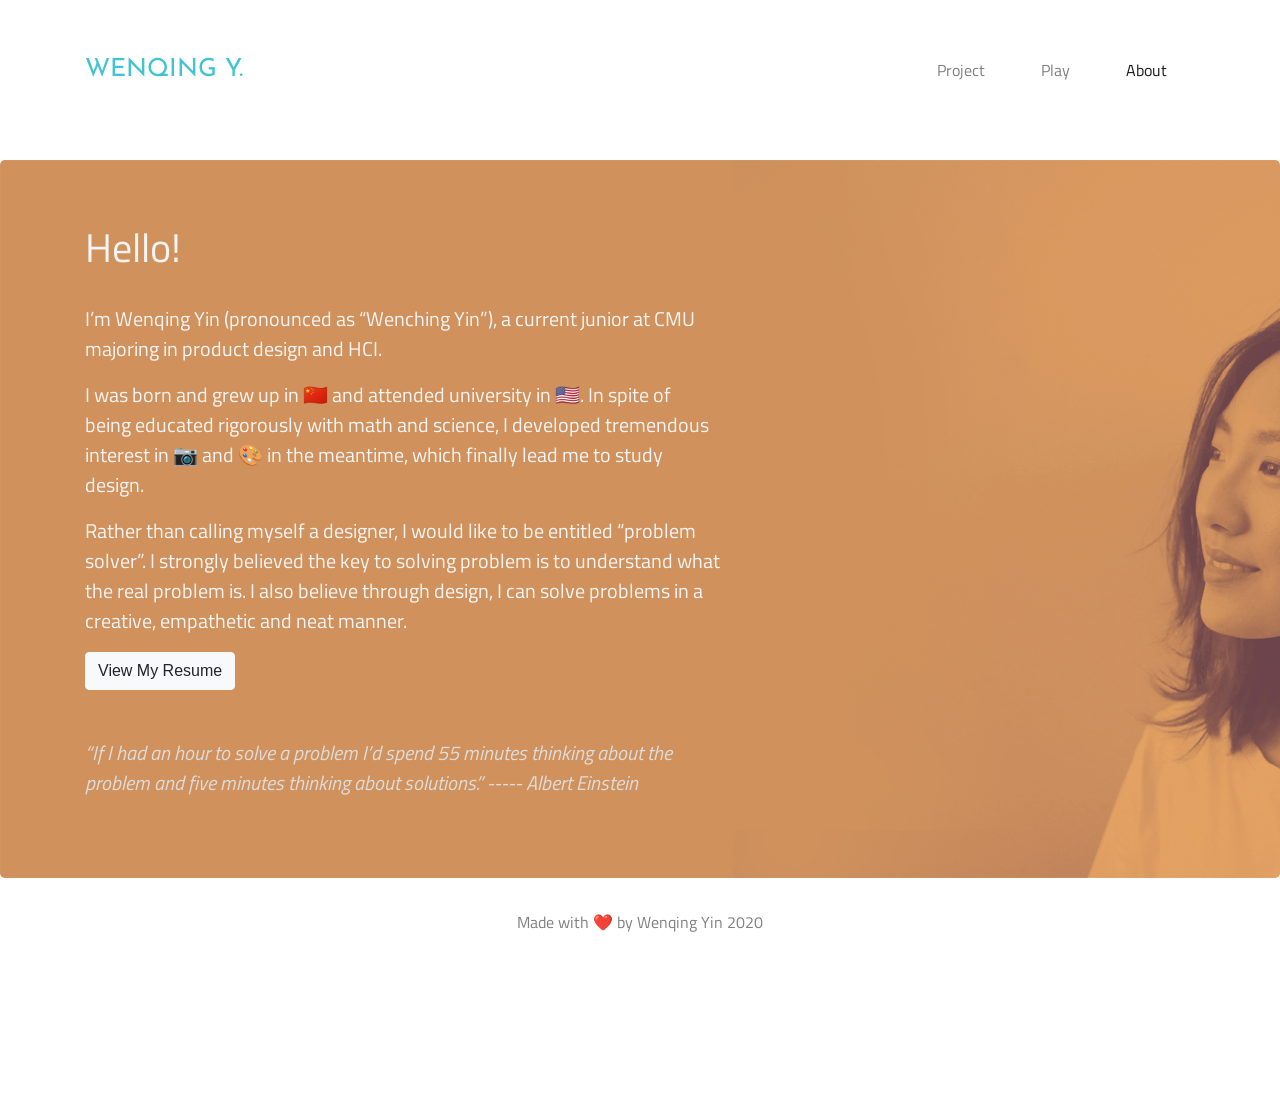
<file: Assets/about/about.html>
<!doctype html>
<html lang="en">
  <head>
      <title>Wenqing - About</title>

      <!-- Stylesheet -->
      <link rel="stylesheet" type="text/css" href="about_style.css">
      <link rel="stylesheet" href="https://unpkg.com/aos@next/dist/aos.css" />

      <!-- Fonts -->
      <link href="https://fonts.googleapis.com/css?family=Josefin+Sans&display=swap" rel="stylesheet">
      <link href="https://fonts.googleapis.com/css?family=Titillium+Web&display=swap" rel="stylesheet">

      <!-- Required meta tags -->
      <meta charset="utf-8">
      <meta name="viewport" content="width=device-width, initial-scale=1, shrink-to-fit=no">

      <!-- Bootstrap CSS -->
      <link rel="stylesheet" href="https://stackpath.bootstrapcdn.com/bootstrap/4.4.1/css/bootstrap.min.css" integrity="sha384-Vkoo8x4CGsO3+Hhxv8T/Q5PaXtkKtu6ug5TOeNV6gBiFeWPGFN9MuhOf23Q9Ifjh" crossorigin="anonymous">

  </head>

  <body>
    <!-- Navigation-->
    <nav class="navbar navbar-expand-lg navbar-light py-3" id="mainNav">
      <div class="container">
          <a class="navbar-brand js-scroll-trigger" href="../../index.html">WENQING Y.</a><button class="navbar-toggler navbar-toggler-right" type="button" data-toggle="collapse" data-target="#navbarResponsive" aria-controls="navbarResponsive" aria-expanded="false" aria-label="Toggle navigation"><span class="navbar-toggler-icon"></span></button>
          <div class="collapse navbar-collapse" id="navbarResponsive">
              <ul class="navbar-nav ml-auto my-2 my-lg-0">
                  <li class="nav-item"><a class="nav-link js-scroll-trigger" href="../projects/projects.html">Project</a></li>
                  <li class="nav-item"><a class="nav-link js-scroll-trigger" href="../play/play.html">Play</a></li>
                  <li class="nav-item active"><a class="nav-link js-scroll-trigger" href=#>About</a></li>
              </ul>
          </div>
      </div>
    </nav>



    <main class="container-flex" data-aos="fade-up">
      <div id="self-intro" class="jumbotron">
        <div class="container">
          <div class="row">
            <div class="col">
              <h1 class="intro-words">Hello!</h1>
            </div>
          </div>
          <div class="row">
            <div class="col-lg-7 mt-4">
              <p class="intro-words paragraph">I’m Wenqing Yin (pronounced as “Wenching Yin”), a current junior at CMU majoring in product design and HCI. </p>
              <p class="intro-words paragraph">I was born and grew up in 🇨🇳 and attended university in 🇺🇸. In spite of being educated rigorously with math and science, I developed tremendous interest in 📷 and 🎨 in the meantime, which finally lead me to study design.  </p>
             
              <p class="intro-words paragraph">Rather than calling myself a designer, I would like to be entitled “problem solver”. I strongly believed the key to solving problem is to understand what the real problem is. I also believe through design, I can solve problems in a creative, empathetic and neat manner. </p>
              <a target="_blank" data-aos="fade-up-left" href="https://drive.google.com/open?id=14rbqmUW_jiqYagf2oEk56vYKvSeFBxPX"<button type="button" class="btn btn-light">View My Resume</button></a>
              <br>
              <br>
              <br>
              <p id="quote" class="intro-words paragraph"><i>“If I had an hour to solve a problem I’d spend 55 minutes thinking about the problem and five minutes thinking about solutions.” ----- Albert Einstein</i></p>
            </div>
          </div>
        </div>
      </div>
    </main>

    <!-- footer -->
    <footer class="row">
      <div class="col"> 
        <p class="text-center align-bottom">Made with ❤️ by Wenqing Yin 2020</p>
      </div>
    </footer>


    <!-- Optional JavaScript -->
    <!-- jQuery first, then Popper.js, then Bootstrap JS -->
    <script src="https://code.jquery.com/jquery-3.4.1.slim.min.js" integrity="sha384-J6qa4849blE2+poT4WnyKhv5vZF5SrPo0iEjwBvKU7imGFAV0wwj1yYfoRSJoZ+n" crossorigin="anonymous"></script>
    <script src="https://cdn.jsdelivr.net/npm/popper.js@1.16.0/dist/umd/popper.min.js" integrity="sha384-Q6E9RHvbIyZFJoft+2mJbHaEWldlvI9IOYy5n3zV9zzTtmI3UksdQRVvoxMfooAo" crossorigin="anonymous"></script>
    <script src="https://stackpath.bootstrapcdn.com/bootstrap/4.4.1/js/bootstrap.min.js" integrity="sha384-wfSDF2E50Y2D1uUdj0O3uMBJnjuUD4Ih7YwaYd1iqfktj0Uod8GCExl3Og8ifwB6" crossorigin="anonymous"></script>
    
    <script src="https://unpkg.com/aos@next/dist/aos.js"></script>
    <script>
      AOS.init();
    </script>

    <!-- customize -->
    <script src="../main.js" type="text/javascript"></script>

  </body>
</html>
</file>
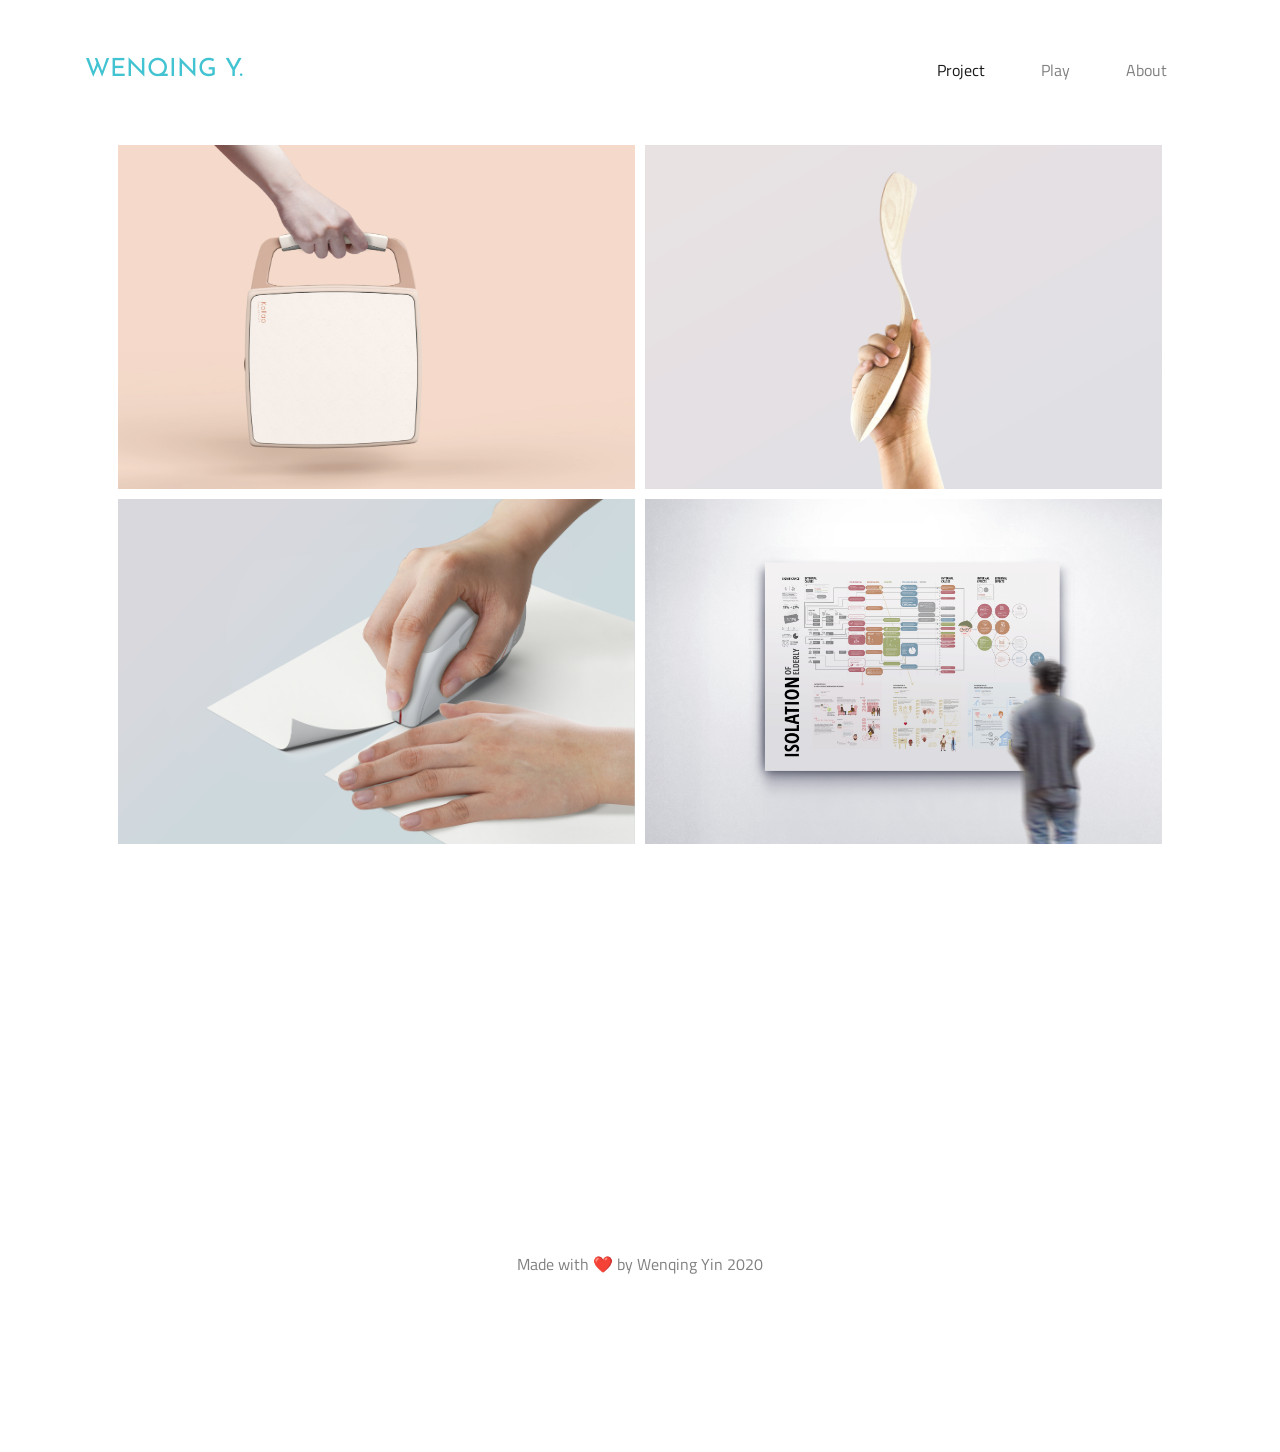
<file: Assets/projects/projects.html>
<!doctype html>
<html lang="en">
  <head>
    <title>Wenqing - Project</title>

    <!-- Stylesheet -->
    <link rel="stylesheet" type="text/css" href="projects_style.css">
    <link rel="stylesheet" href="https://unpkg.com/aos@next/dist/aos.css" />

    <!-- Fonts -->
    <link href="https://fonts.googleapis.com/css?family=Josefin+Sans&display=swap" rel="stylesheet">
    <link href="https://fonts.googleapis.com/css?family=Titillium+Web&display=swap" rel="stylesheet">


    <!-- Required meta tags -->
    <meta charset="utf-8">
    <meta name="viewport" content="width=device-width, initial-scale=1, shrink-to-fit=no">

    <!-- Bootstrap CSS -->
    <link rel="stylesheet" href="https://stackpath.bootstrapcdn.com/bootstrap/4.4.1/css/bootstrap.min.css" integrity="sha384-Vkoo8x4CGsO3+Hhxv8T/Q5PaXtkKtu6ug5TOeNV6gBiFeWPGFN9MuhOf23Q9Ifjh" crossorigin="anonymous">

  <body>

    <!-- Navigation-->
    <nav class="navbar navbar-expand-lg navbar-light py-3" id="mainNav">
      <div class="container">
          <a class="navbar-brand js-scroll-trigger" href="../../index.html">WENQING Y.</a><button class="navbar-toggler navbar-toggler-right" type="button" data-toggle="collapse" data-target="#navbarResponsive" aria-controls="navbarResponsive" aria-expanded="false" aria-label="Toggle navigation"><span class="navbar-toggler-icon"></span></button>
          <div class="collapse navbar-collapse" id="navbarResponsive">
              <ul class="navbar-nav ml-auto my-2 my-lg-0">
                  <li class="nav-item active"><a class="nav-link js-scroll-trigger" href=# >Project</a></li>
                  <li class="nav-item"><a class="nav-link js-scroll-trigger" href="../play/play.html">Play</a></li>
                  <li class="nav-item"><a class="nav-link js-scroll-trigger" href="../about/about.html">About</a></li>
              </ul>
          </div>
      </div>
    </nav>


    <!-- projects -->
    <main class="container-flex">
        <div class="row">
  
          <!-- left side -->
          <div class="col-sm-6">
            
            
            <!--
            <div class="row">
              <div id="cut_retract" class="col project-container overflow-hidden" data-aos="fade-up-right">
                <a href='take_me_home/take_me_home.html'>
                  <div class="project-info">
                    <h2 class="project-title">Take Me Home<br><span class="time">Feb 2020</span></h2>
                  </div>
                  <img src="take_me_home/pic/thumbnail4.png" class="img-fluid cover-img" alt="Take Me Home">
                </a>
              </div>
            </div>
            -->
            <div class="row">
              <div id="dining_experience" class="col project-container overflow-hidden" data-aos="fade-up-right">
                <a href='On-the-go dining experience/dining.html'>
                  <h2 class="project-title">On-the-go Dining Experience<br><span class="time">Sep-Oct 2020</span></h2>
                  <img src="On-the-go dining experience/pic/thumbnail.jpg" class="img-fluid cover-img" alt="On-the-go Dining Experience">
                </a>
              </div>
            </div>

            <div class="row">
              <div id="cut_retract" class="col project-container overflow-hidden" data-aos="fade-up-right">
                <a href='cut_retract/cut_retract.html'>
                  <h2 class="project-title">Cut & Retract<br><span class="time">Jun 2020</span></h2>
                  <img src="cut_retract/pic/thumbnail4.png" class="img-fluid cover-img" alt="Cut & Retract">
                </a>
              </div>
            </div>

            <div class="row">
              <div id="bookshelf" class="col project-container overflow-hidden" data-aos="fade-up-right">
                <a href='physical_computing/physical_computing.html'>
                  <h2 class="project-title">Interactive Machine for Children<br><span class="time">Mar 2020</span></h2>
                  <img src="physical_computing/pic/thumbnail.png" class="img-fluid cover-img" alt="Geoform Bookshelf">
                </a>
              </div>
            </div>

  
            
          </div>
  
          <!-- right side -->
          <div class="col-sm-6">  
            <div class="row">
              <div class="col project-container overflow-hidden" data-aos="fade-up-left">
                <a href='form_exploration/form_exploration.html'>
                  <h2 class="project-title">Form Exploration<br><span class="time">2019-2020</span></h2>
                  <img src="form_exploration/pic/thumbnail.png" class="img-fluid cover-img img-responsive" alt="Flowform Spetula">
                </a>
               </div>
            </div>
            <!--
            <div class="row">
              <div class="col project-container overflow-hidden" data-aos="fade-up-left">
                <a href='easyfix/easyfix.html'>
                  <h2 class="project-title">EasyFix<br><span class="time">Feb 2020</span></h2>
                  <img src="easyfix/pic/thumbnail5.png" class="img-fluid cover-img img-responsive" alt="EasyFix">
                </a>
               </div>
            </div>
        	-->
  
            <div class="row">
              <div class="col project-container overflow-hidden" data-aos="fade-up-left">
                <a href='elderly_isolation/elderly_isolation.html'>
                  <h2 class="project-title">Isolation of the Elderly<br><span class="time">Apr 2019</span></h2>
                  <img src="elderly_isolation/pic/thumbnail.png" class="img-fluid cover-img img-responsive" alt="Alarm Slipper">
                </a>
              </div>
            </div>
  
          </div>
  
        </div>
  
  
  
        <div class="row">
          <div class="col">
            <br>
            <br>
          </div>
        </div>

        <!-- footer -->
        <footer class="row">
          <div class="col"> 
            <p class="text-center align-bottom">Made with ❤️ by Wenqing Yin 2020</p>
          </div>
        </footer>
  
      </main>




    <!-- Optional JavaScript -->
    <!-- jQuery first, then Popper.js, then Bootstrap JS -->
    <script src="https://code.jquery.com/jquery-3.4.1.slim.min.js" integrity="sha384-J6qa4849blE2+poT4WnyKhv5vZF5SrPo0iEjwBvKU7imGFAV0wwj1yYfoRSJoZ+n" crossorigin="anonymous"></script>
    <script src="https://cdn.jsdelivr.net/npm/popper.js@1.16.0/dist/umd/popper.min.js" integrity="sha384-Q6E9RHvbIyZFJoft+2mJbHaEWldlvI9IOYy5n3zV9zzTtmI3UksdQRVvoxMfooAo" crossorigin="anonymous"></script>
    <script src="https://stackpath.bootstrapcdn.com/bootstrap/4.4.1/js/bootstrap.min.js" integrity="sha384-wfSDF2E50Y2D1uUdj0O3uMBJnjuUD4Ih7YwaYd1iqfktj0Uod8GCExl3Og8ifwB6" crossorigin="anonymous"></script>


    <!-- customize -->
    <script src="../main.js" type="text/javascript"></script>
    <script src="https://unpkg.com/aos@next/dist/aos.js"></script>
    <script>
      AOS.init();
    </script>
  </body>
</html>



<!-- ref: W3School, Bootstrap -->
</file>
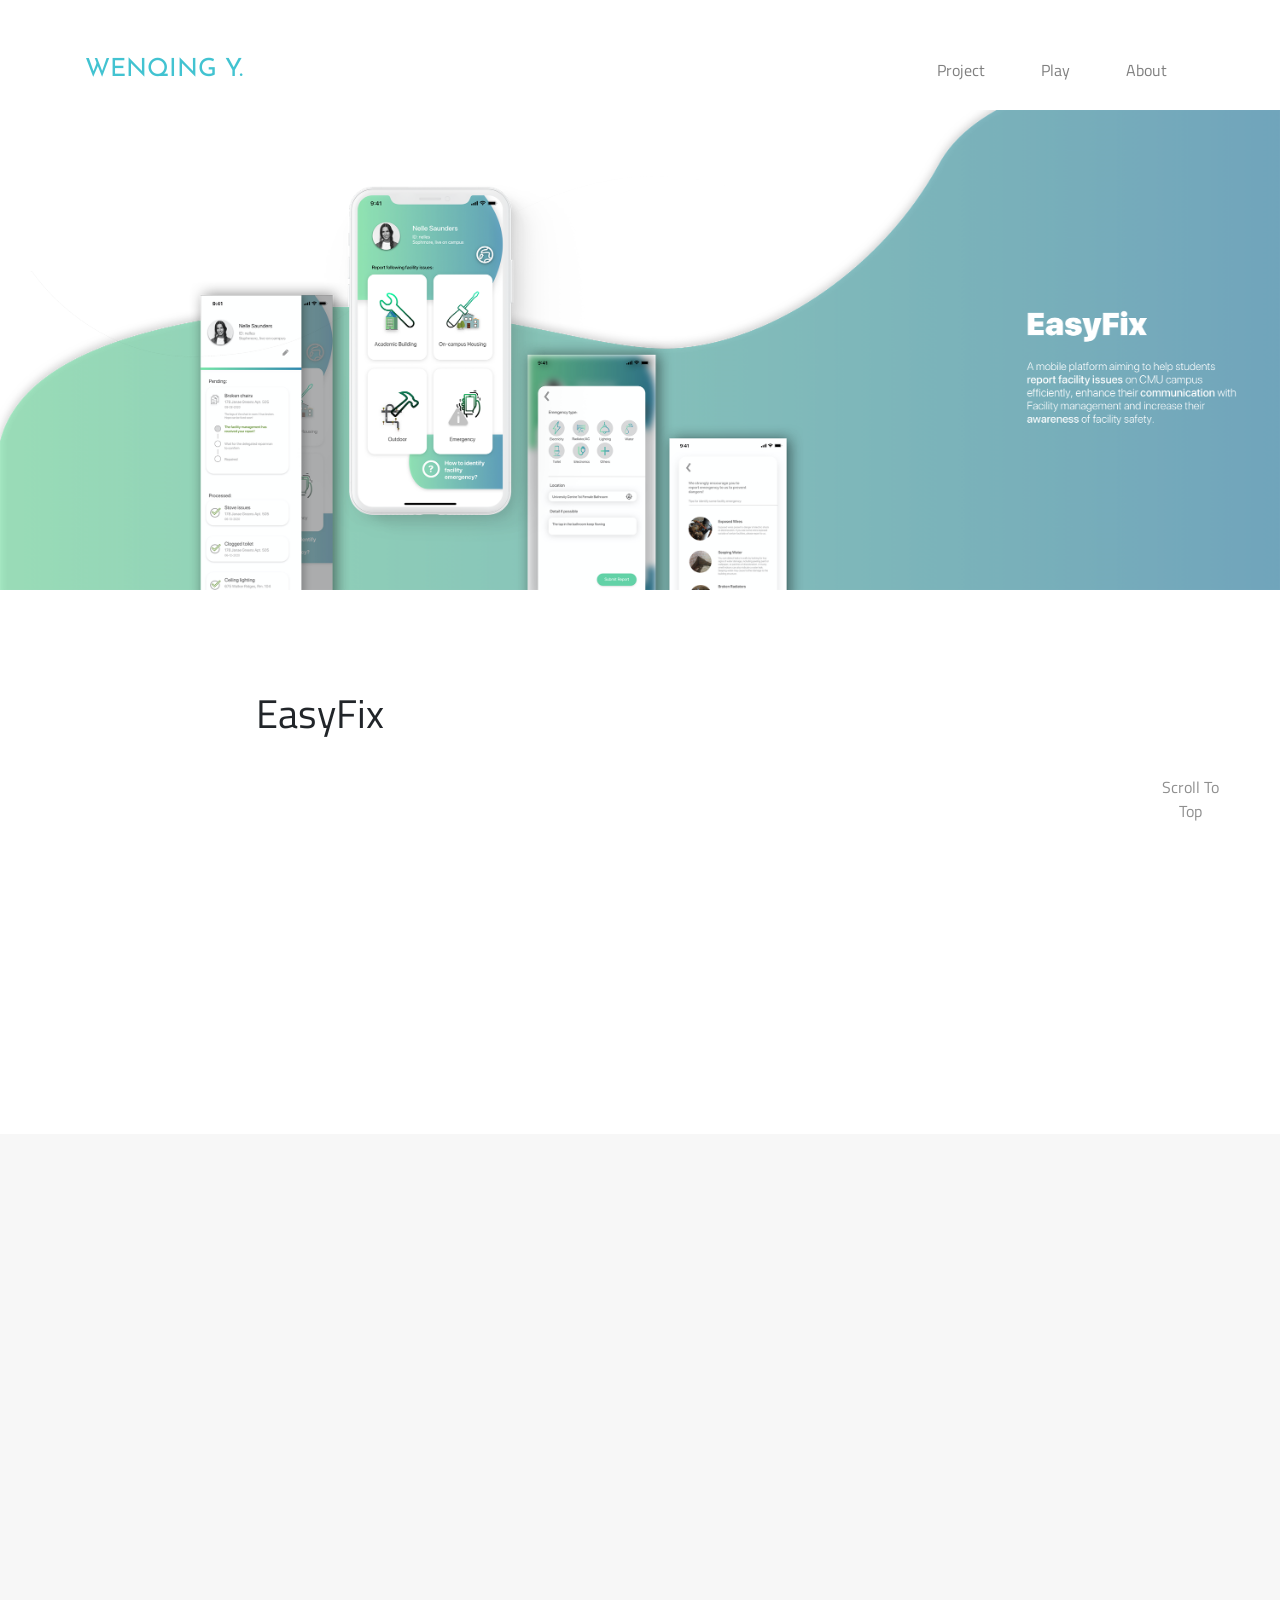
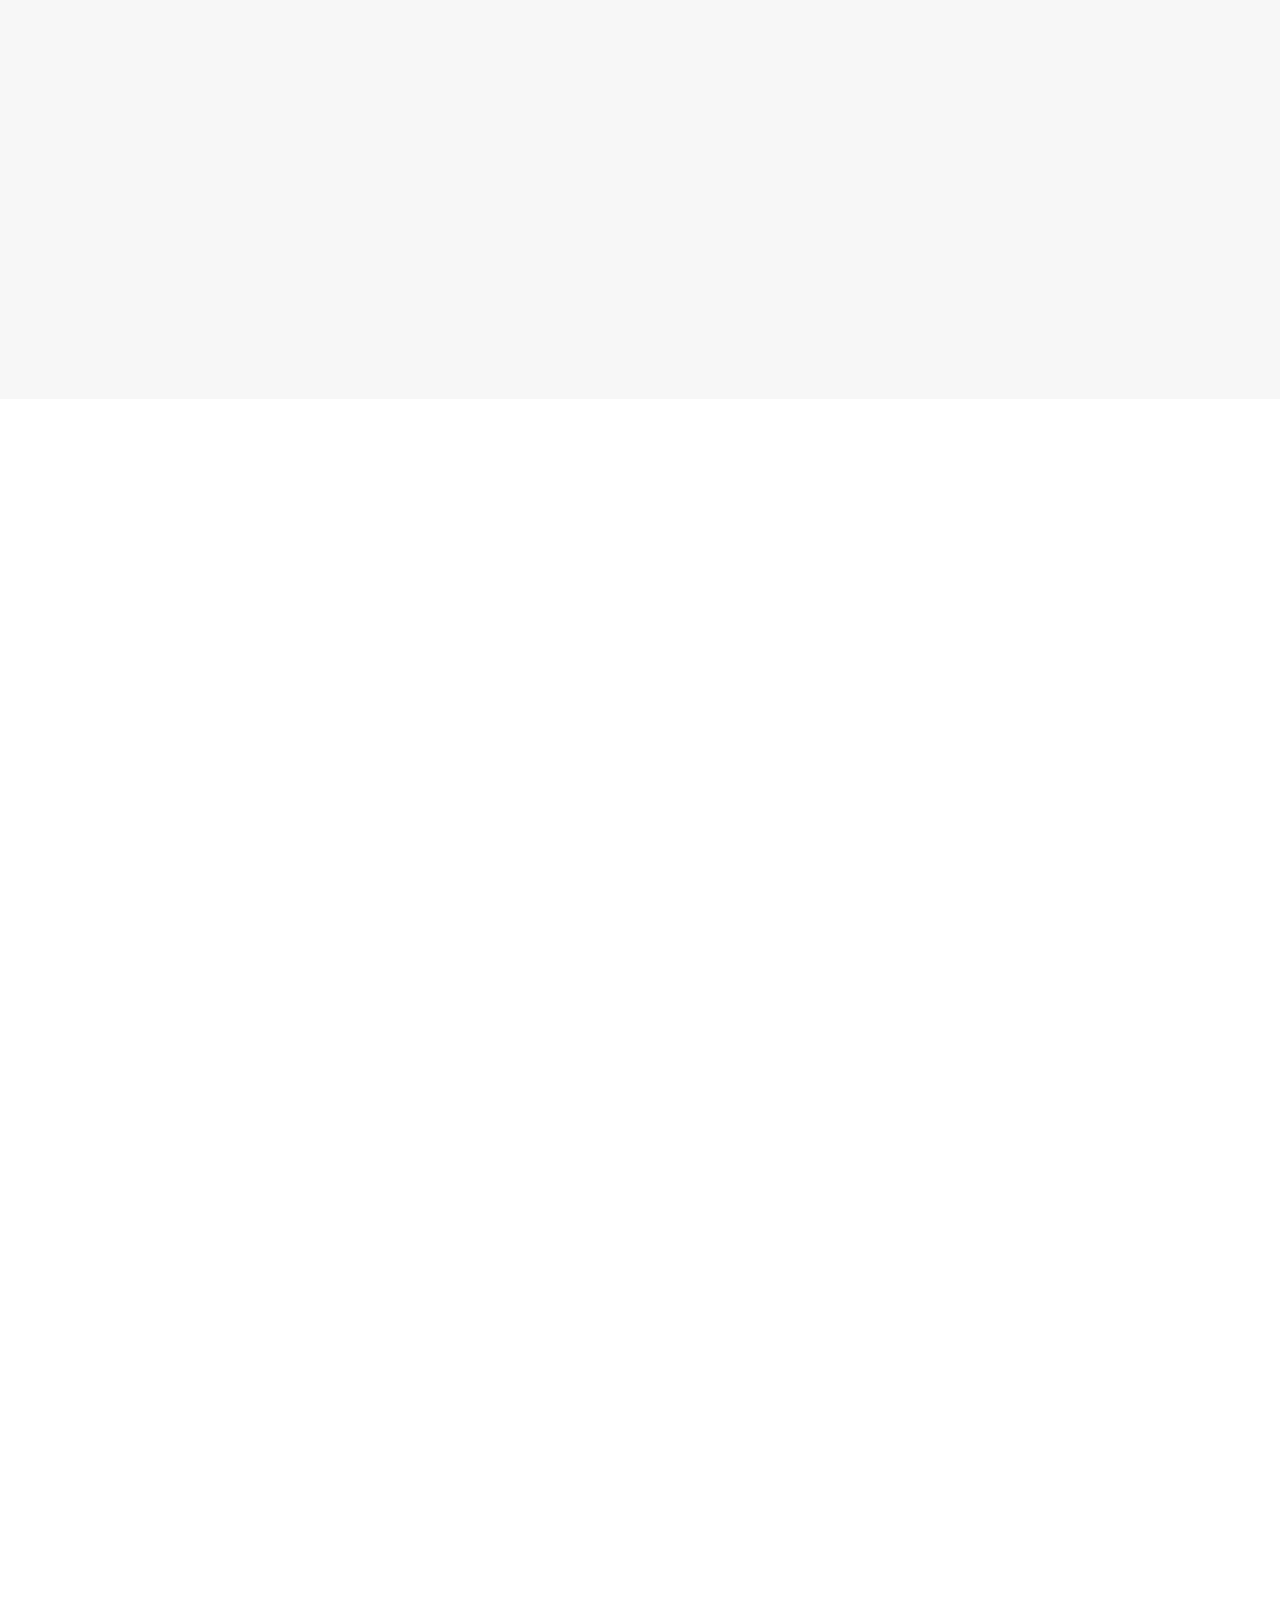
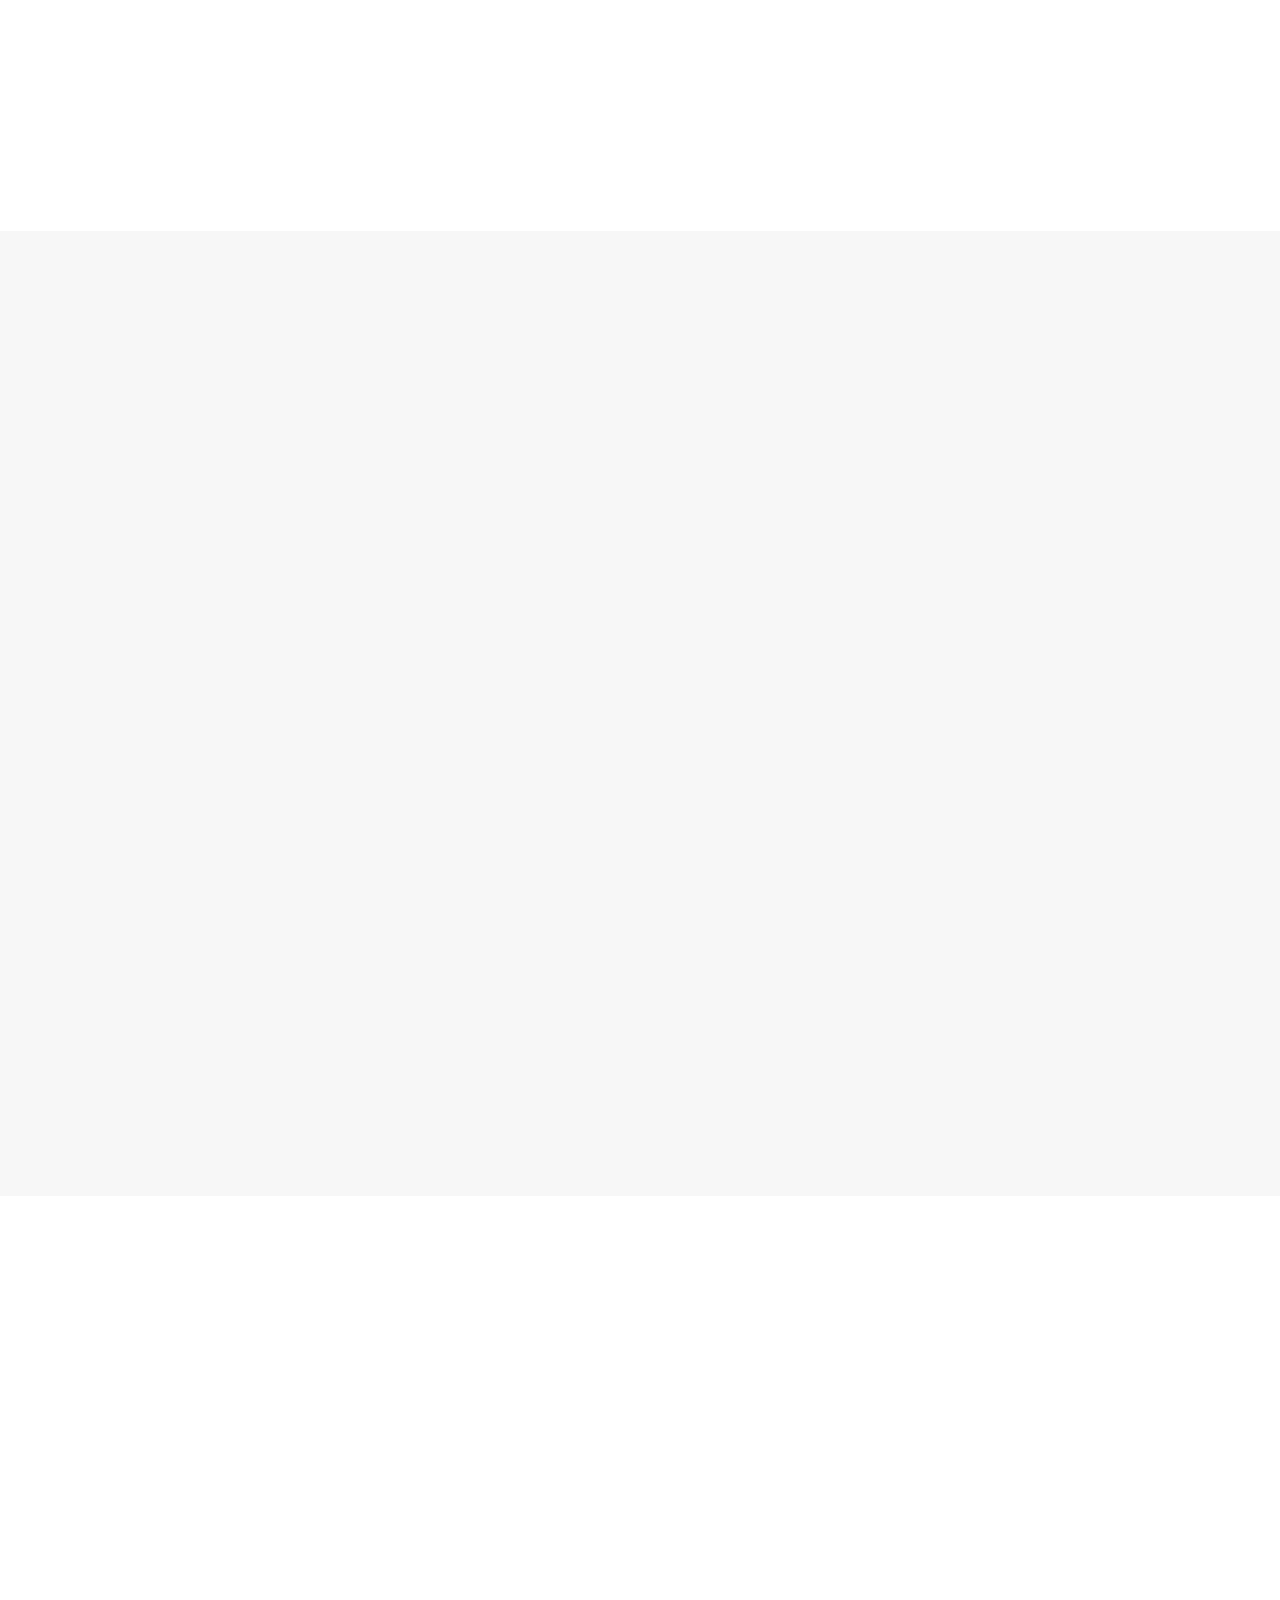
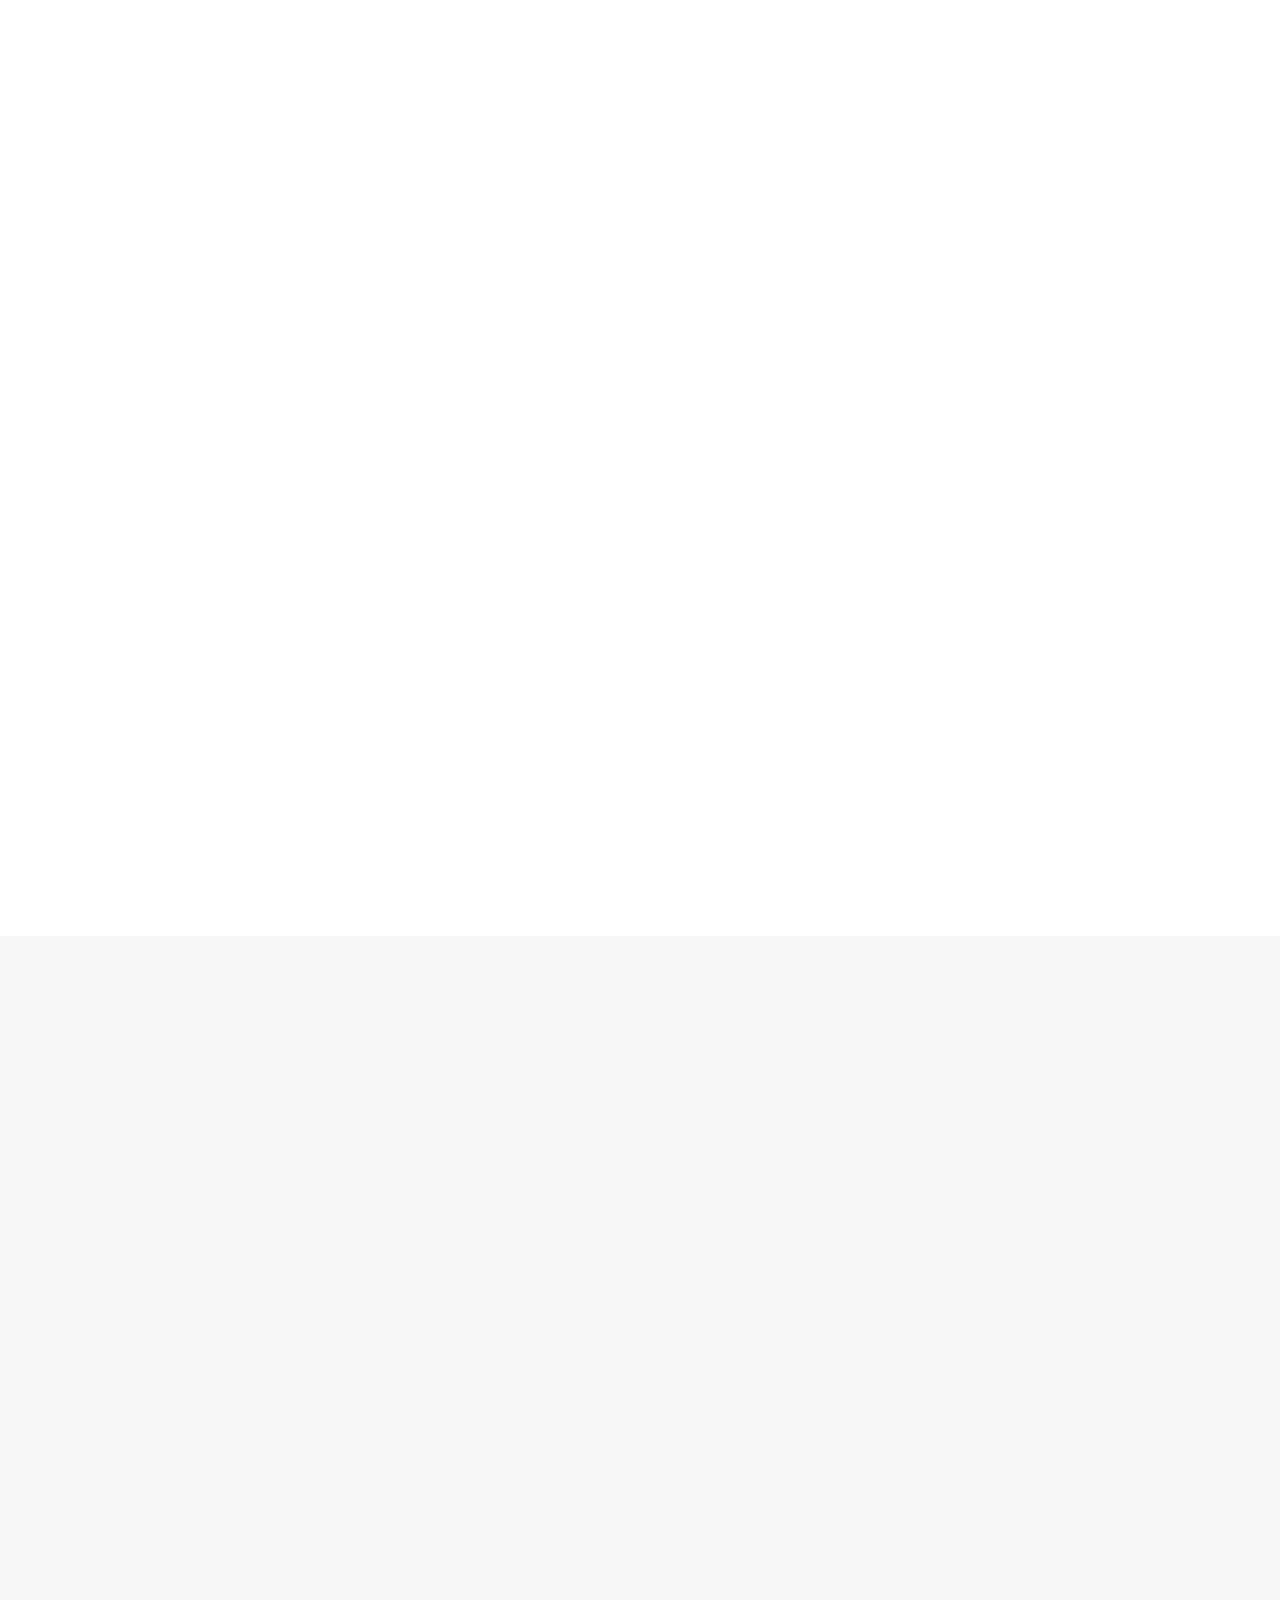
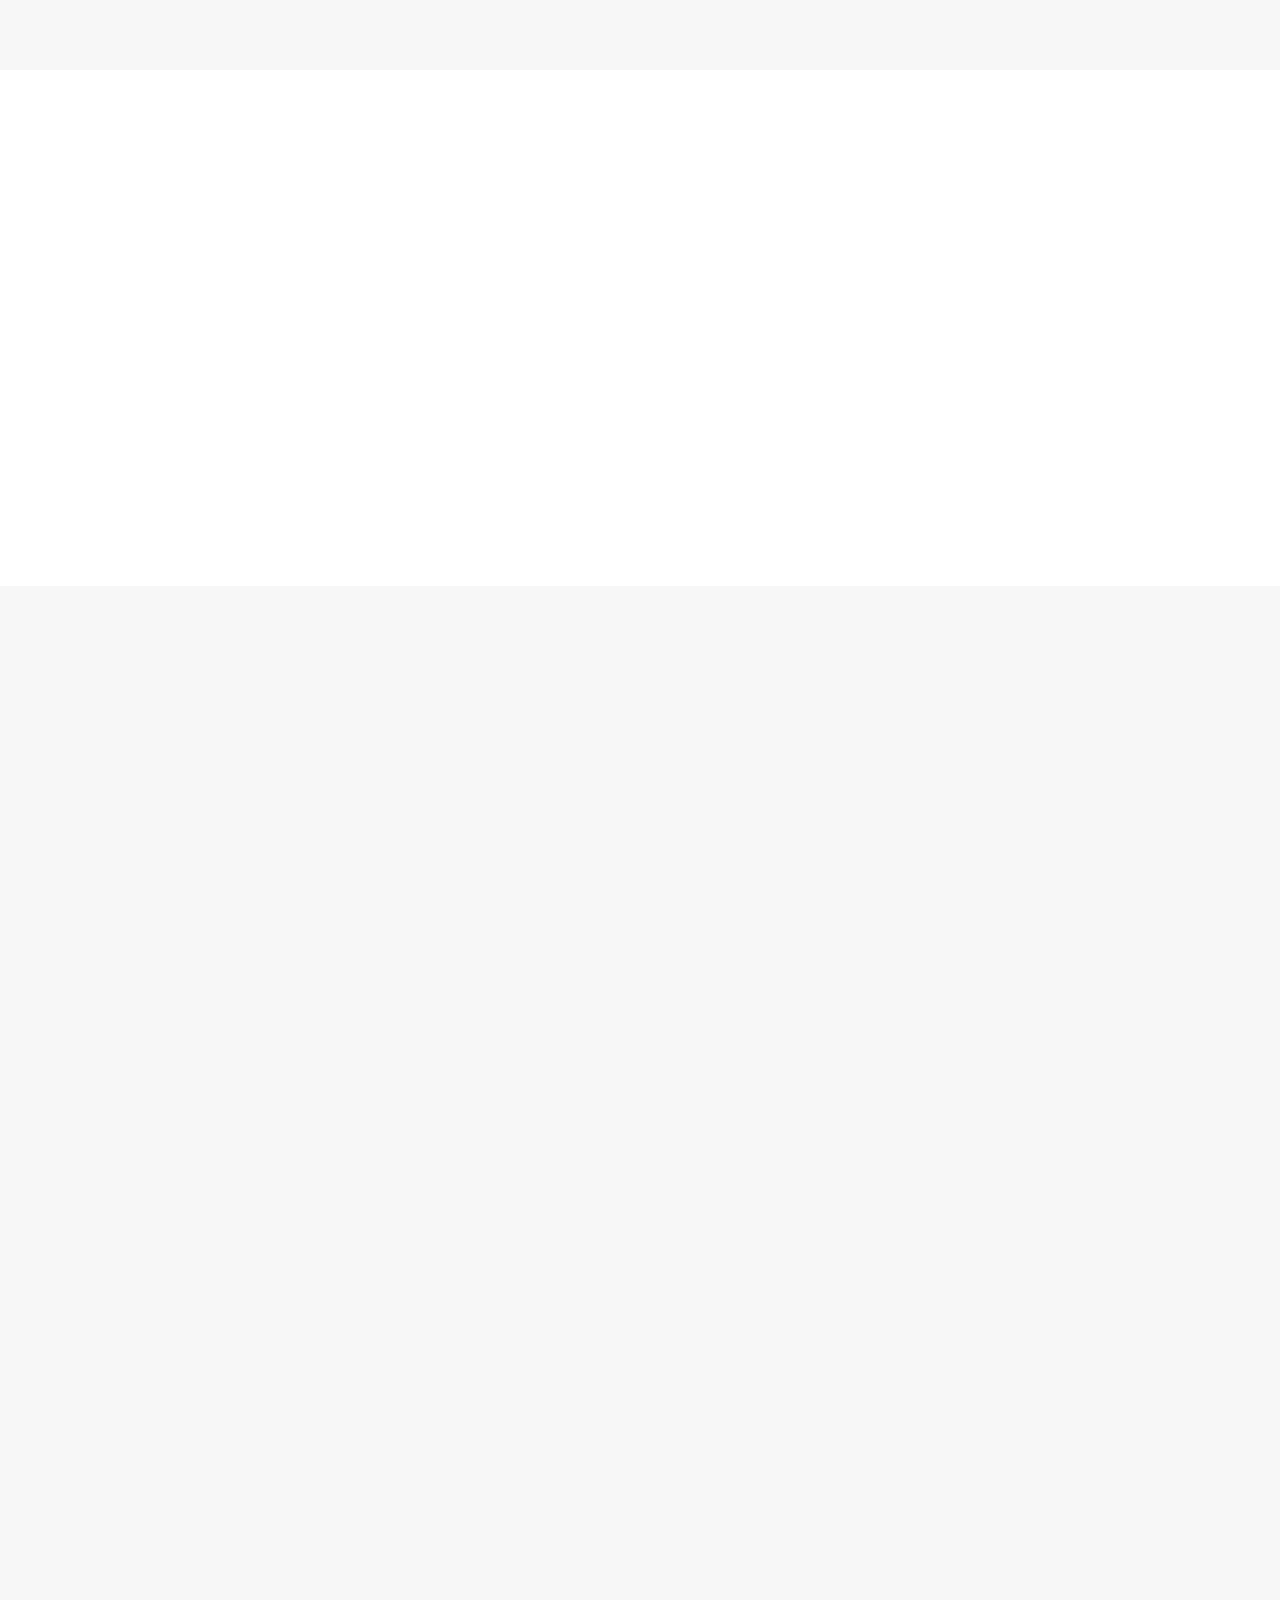
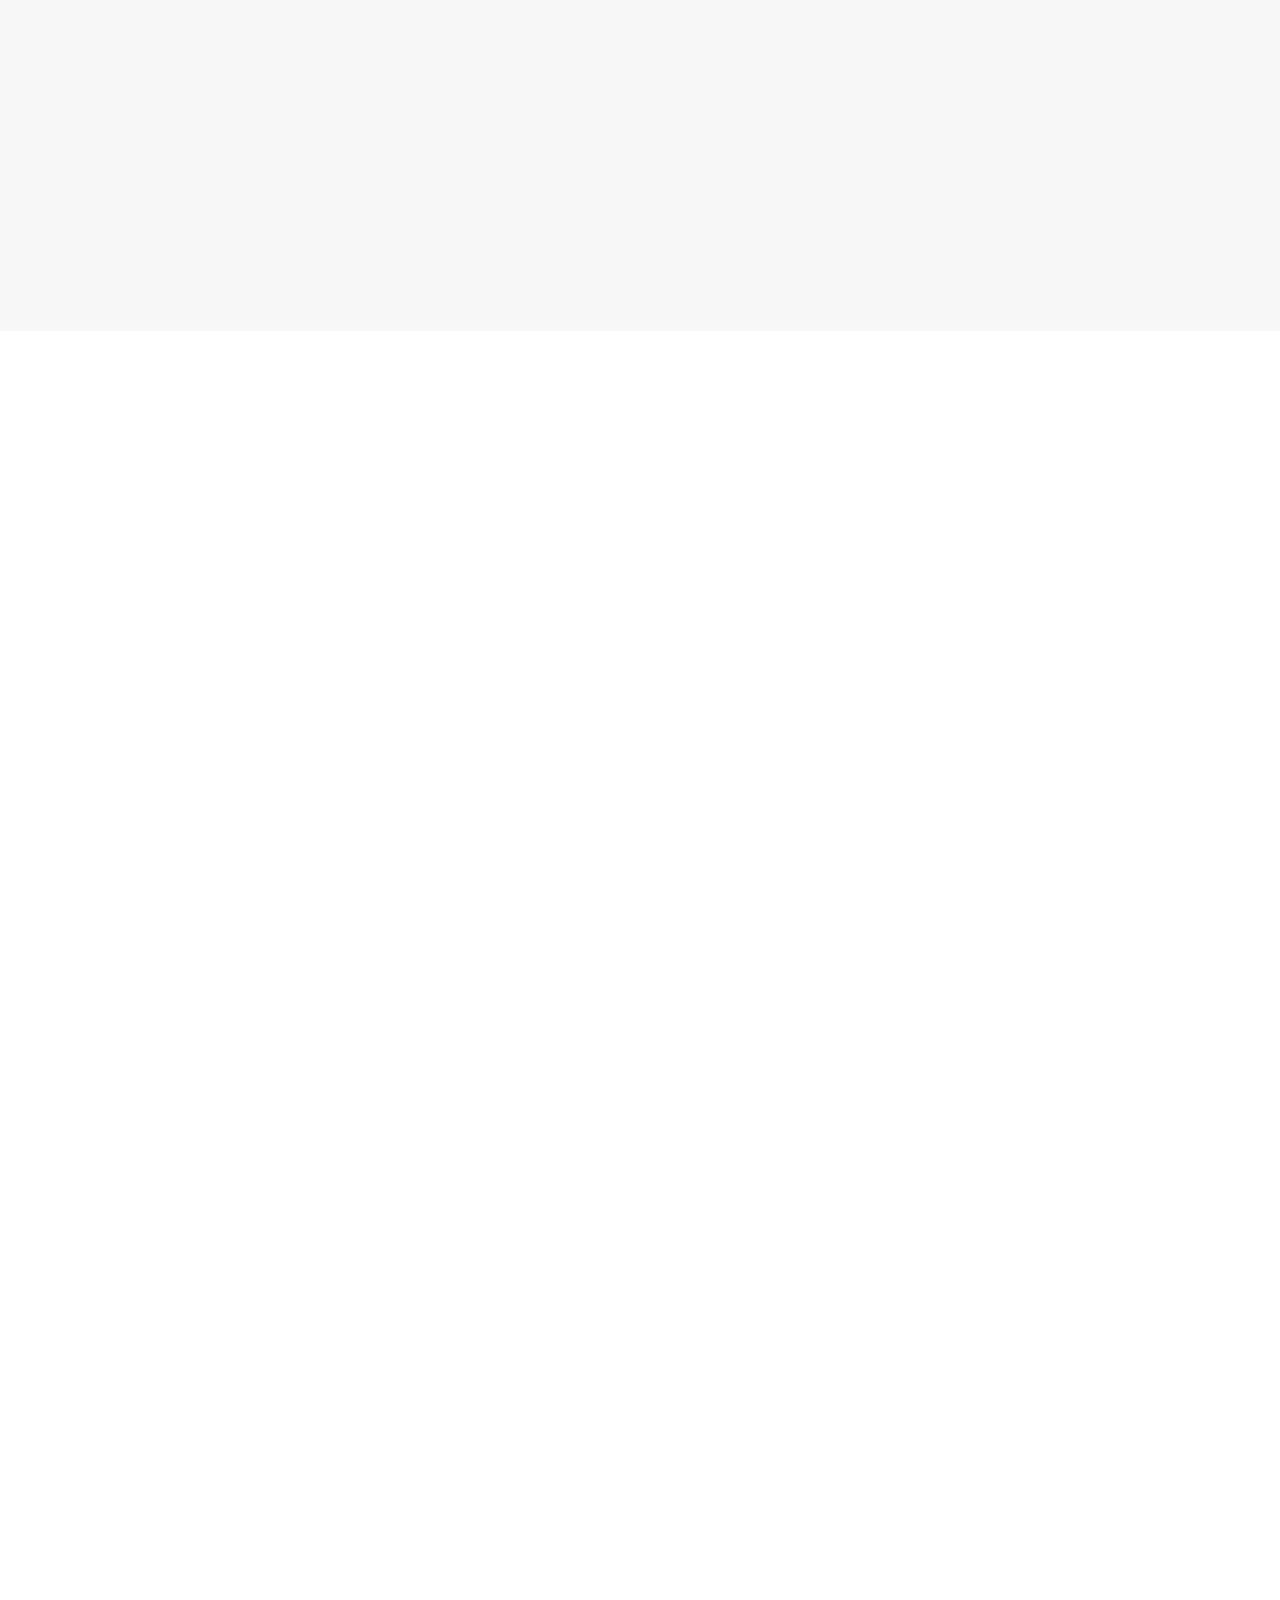
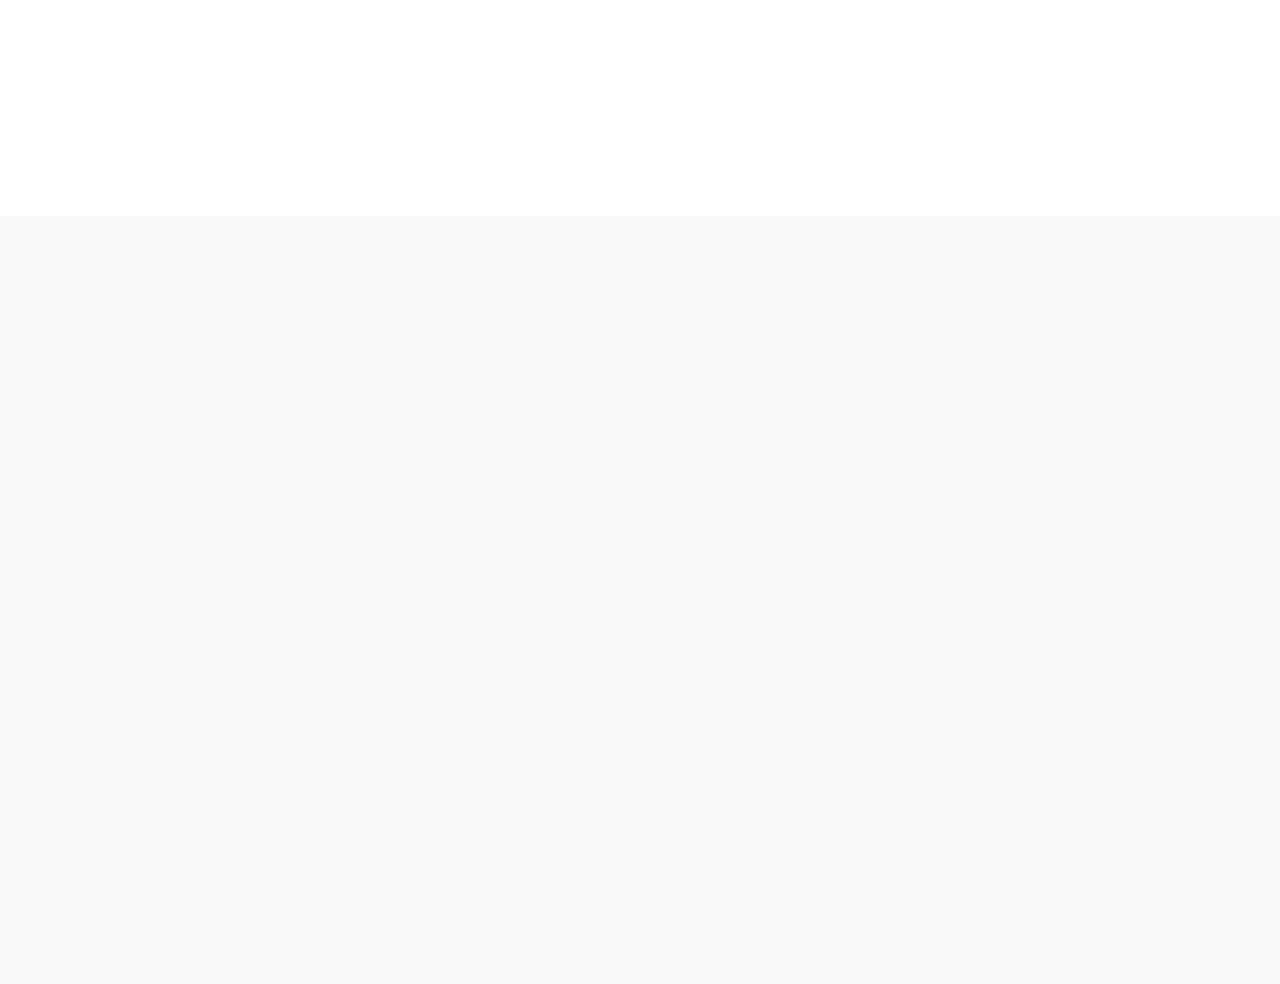
<file: Assets/projects/easyfix/easyfix.html>
<!doctype html>
<html lang="en">
  <head>

    <!-- Stylesheet -->
    <link rel="stylesheet" type="text/css" href="../project_style.css">
    <link rel="stylesheet" href="https://unpkg.com/aos@next/dist/aos.css" />

    <!-- Fonts -->
    <link href="https://fonts.googleapis.com/css?family=Josefin+Sans&display=swap" rel="stylesheet">
    <link href="https://fonts.googleapis.com/css?family=Titillium+Web&display=swap" rel="stylesheet">


    <!-- Required meta tags -->
    <meta charset="utf-8">
    <meta name="viewport" content-holder="width=device-width, initial-scale=1, shrink-to-fit=no">

    <!-- Bootstrap CSS -->
    <link rel="stylesheet" href="https://stackpath.bootstrapcdn.com/bootstrap/4.4.1/css/bootstrap.min.css" integrity="sha384-Vkoo8x4CGsO3+Hhxv8T/Q5PaXtkKtu6ug5TOeNV6gBiFeWPGFN9MuhOf23Q9Ifjh" crossorigin="anonymous">

    <!-- jquery -->
    <script src="https://ajax.googleapis.com/ajax/libs/jquery/3.5.1/jquery.min.js"></script>

    <title>EasyFix</title>



  </head>

  <body>
    <!-- Navigation-->
    <nav class="navbar navbar-expand-lg navbar-light py-3" id="mainNav">
      <div class="container"> 
          <a class="navbar-brand js-scroll-trigger" href="../../../index.html">WENQING Y.</a><button class="navbar-toggler navbar-toggler-right" type="button" data-toggle="collapse" data-target="#navbarResponsive" aria-controls="navbarResponsive" aria-expanded="false" aria-label="Toggle navigation"><span class="navbar-toggler-icon"></span></button>
          <div class="collapse navbar-collapse" id="navbarResponsive">
              <ul class="navbar-nav ml-auto my-2 my-lg-0">
                  <li class="nav-item"><a class="nav-link js-scroll-trigger" href="../projects.html">Project</a></li>
                  <li class="nav-item"><a class="nav-link js-scroll-trigger" href="../../play/play.html">Play</a></li>
                  <li class="nav-item"><a class="nav-link js-scroll-trigger" href="../../about/about.html">About</a></li>
              </ul>
          </div>
      </div>
    </nav>


    <a href="#" class="scrollToTop">Scroll To Top</a>

    <!-- hero -->
    <div class="container-flex" id="hero" data-aos="fade-up" data-aos-duration="800">
        <div class="row">
          <div class="col" id="hero-img">
              <img src="pic/hero.png" class="img-fluid" alt="form exploration">
          </div>
        </div>
    </div>

    <main class="container-flex">

      <!-- The Modal -->
      <div id="myModal" class="modal">

        <!-- The Close Button -->
        <span class="close">&times;</span>

        <!-- Modal content-holder (The Image) -->
        <img class="modal-content-holder" id="img01">

        <!-- Modal Caption (Image Text) -->
        <div id="caption"></div>
      </div>

      <!-- Title -->
      <div class="container-flex content-holder" >
        <div class="row content-row" data-aos="fade-up" data-aos-duration="800">
          <div class="col">
            <h1>EasyFix</h1>
          </div>
        </div>
        <div class="row content-row" data-aos="fade-up" data-aos-duration="800">
          <div class="col-lg-3">
            <!-- basic info -->
            <div class="row">
              <div class="col">
                <p><span class="colored-words">Collaborators</span><br>None</p>
              </div>
            </div>
            <div class="row">
              <div class="col">
                <p><span class="colored-words">Time-frame</span><br>7 days | Feb 2020</p>
              </div>
            </div>
          </div>

          <div class="col-lg-9" data-aos="fade-up"  data-aos-duration="800" >
            <p><span class="colored-words">Project overview</span><br>This project is about visualizing a complex system – the isolation of the elderly. The goal of this project is to visualize the problem in a comprehensive and presentable way and to cultivate systematic thinking. 
            </p>
            <p>Through incorporating the significance, external and internal causes, effects, and interventions of the problem, were able to reflect the most important aspects of this problem. More importantly, we learned how design is within the larger social, economic and political context, and how learning about other systems can help us generate better solutions. </p>
          </div>
        </div>
      </div>



      <!-- 01 understanding the task  -->
      <div class="container-flex content-holder">
        <div class="row content-row" data-aos="fade-up" data-aos-duration="800">
          <div class="col">
            <h3>01 Understanding the Task</h3>
          </div>
        </div>
        <div class="row content-row">
          <div clas="col">
            <br>
            <br>
          </div>
        </div>
        <div class="row content-row" data-aos="fade-up" data-aos-duration="800">
          <div class="col-lg-3">
            <h4>1.1 The Interpretation of the Task</h4>
          </div>
          <div class="col-lg-9">
            <p>There are three main stakeholders involving in the whole process: people who report the issue, receive the issue and fix the issue. </p>
            <p>This task can also be interpreted as how the information should flow between these three parties. Some thoughts had immediately come to my mind: </p>
            <p>- Communication should be circular rather than linear. </p>
            <p>- How to make sure it is a positive feedback loop? </p>
            <p>- How to make the communication effective, efficient and transparent? </p>
            <img src="pic/stakeholder.png" class="img-fluid" alt="stakeholders">
          </div>
        </div>
      </div>

      <!-- 02 Understanding the Stakeholders  -->
      <div class="container-flex content-holder">
        <div class="row content-row" data-aos="fade-up" data-aos-duration="800">
          <div class="col">
            <h3>02 Understanding the Stakeholders</h3>
          </div>
        </div>
        <div class="row content-row">
          <div clas="col">
            <br>
            <br>
          </div>
        </div>
        
        <div class="row content-row" data-aos="fade-up" data-aos-duration="800">
          <div class="col-lg-3">
            <h4>2.1 CMU Facility Management</h4>
          </div>
          <div class="col-lg-9">
            <p>To understand more about CMU Facility Management, I decided to both conduct <b>interviews</b> with some CMU staff and do <b>secondary online research</b>. </p>
            <img src="pic/interview+research.png" class="img-fluid" alt="initial exploration">
            <div class="row">
              <div class="col-lg-6">
                <p class="colored-words">Interview with two CMU facility managers</p>
                <p>- Reporting the facility issues is very crucial for the upkeep of the facility and prevention from danger. If some emergent issues such as broken radiator are not reported or discovered promptly, they will cause very serious dangers.  </p>
                <p>- I understand the whole reporting process through talking them. The facility coordinators receive the report from students and then transfer the message to the facility management. After the issues have been confirmed, they will then delegate the work to people who are specifically in charge of certain issues. Finally, a maintenance man will arrive at the spot to fix the issue. </p>
                <p>- Sometimes the students can’t explain the issue very clearly so that they need to check by themselves.  </p>
                <p>- There are different levels of emergency. Some issues are much more urgent than others. However, a lot of the students don’t know whether a certain situation counts as a emergency. </p>
              </div>
              <div class="col-lg-6">
                <p class="colored-words">Research on the existing reporting system</p>
                <p>- There are different categorizations for different issues. However, reporting academic building issues and housing issues are done on two different platforms. </p>
                <p>- The reporting interface is not user-friendly. It is hard to fill out the form on mobile devices. The drop-down menu is so long that the user may need to spend a lot of time finding the information they want. </p>
                <p>- They list out the important information that students need to provide while reporting the issues.  </p>
              </div>
            </div>
          </div>
        </div>
      </div>

      <!-- 2.2 Students -->
      <div class="container-flex content-holder">
        
        <div class="row content-row" data-aos="fade-up" data-aos-duration="800">
          <div class="col-lg-3">
            <h4>2.2 Students</h4>
          </div>
          <div class="col-lg-9">
            <p>To understand CMU students and their habits of reporting issues, I conducted interview with three CMU students, trying to find out: </p>
            <p>- How do they usually report facility issues</p>
            <p>- What are some issue they are facing while reporting </p>
            <p>- What prevents them from reporting certain issues  </p>
            <p>- If they expect feedback from the Facility Management or not </p>
            <img src="pic/interview.png" class="img-fluid" alt="interview">
            <p class="colored-words">Interview with CMU students: </p>
            <p>- Most of them had experience on reporting the on-campus housing issue because they thought they were more related to their personal lives. </p>
            <p>- They would want to report an issue if they see one, but they did’t know how and who should they report to.  </p>
            <p>- Most of them did’t know what situations count as emergency and how to identify emergencies. </p>
            <p>- They were very busy so they did’t want to spend a lot of time looking up the contact information and reporting the issues. </p>
          </div>
        </div>
      </div>

      <!-- 03 Analysis of Research Findings -->
      <div class="container-flex content-holder">
        <div class="row content-row" data-aos="fade-up" data-aos-duration="800">
          <div class="col">
            <h3>03 Analysis of Research Findings</h3>
          </div>
        </div>
        <div class="row content-row">
          <div clas="col">
            <br>
            <br>
          </div>
        </div>
        <div class="row content-row" data-aos="fade-up" data-aos-duration="800">
          <div class="col">
            <h4>3.1 Listing and Categorizing the Findings</h4>
          </div>
        </div>
        <div class="row content-row" data-aos="fade-up" data-aos-duration="800">
          <div class="col">
            <img src="pic/categorization.png" class="img-fluid" alt="results">
          </div>
        </div>
        <div class="row content-row" data-aos="fade-up" data-aos-duration="800">
          <div class="col">
            <h4>3.2 Finding Patterns</h4>
          </div>
        </div>
        <div class="row content-row" data-aos="fade-up" data-aos-duration="800">
          <div class="col">
            <img src="pic/patterns.png" class="img-fluid" alt="results">
          </div>
        </div>
      </div>

      <!-- 04 Identifying Pain Points -->
      <div class="container-flex content-holder">
        <div class="row content-row" data-aos="fade-up" data-aos-duration="800">
          <div class="col">
            <h3>04 Identifying Pain Points</h3>
          </div>
        </div>
        <div class="row content-row">
          <div clas="col">
            <br>
            <br>
          </div>
        </div>
        <div class="row content-row" data-aos="fade-up" data-aos-duration="800">
          <div class="col">
            <img src="pic/problems.png" class="img-fluid" alt="problems">
          </div>
        </div>
      </div>

      <!-- 05 Solution -->
      <div class="container-flex content-holder">
        <div class="row content-row" data-aos="fade-up" data-aos-duration="800">
          <div class="col">
            <h3>05 Solution</h3>
          </div>
        </div>
        <div class="row content-row">
          <div clas="col">
            <br>
            <br>
          </div>
        </div>
        <div class="row content-row" data-aos="fade-up" data-aos-duration="800">
          <div class="col">
            <h4>5.1 Ideation & Low-fi prototype</h4>
          </div>
        </div>
        <div class="row content-row" data-aos="fade-up" data-aos-duration="800">
          <div class="col mt-4">
            <img src="pic/ideation1.jpg" class="img-fluid" alt="ideation">
          </div>
          <div class="col mt-4">
            <img src="pic/ideation2.jpg" class="img-fluid" alt="ideation">
          </div>
          <div class="col mt-4">
            <img src="pic/ideation3.jpg" class="img-fluid" alt="ideation">
          </div>
        </div>
      </div>

      <!-- 5.2 mid-fi  -->
      <div class="container-flex content-holder">
        <div class="row content-row" data-aos="fade-up" data-aos-duration="800">
          <div class="col">
            <h4>5.2 Wireframe & Mid-fi prototype</h4>
          </div>
        </div>
        <div class="row content-row" data-aos="fade-up" data-aos-duration="800">
          <div class="col mt-4">
            <img src="pic/mid-fi.png" class="img-fluid" alt="mid-fi prototype">
          </div>
        </div>
        <div class="row content-row">
          <div clas="col">
            <br>
            <br>
          </div>
        </div>
        <div class="row content-row" data-aos="fade-up" data-aos-duration="800">
          <div class="col">
            <p class="colored-words">User testing</p>
          </div>
        </div>
        <div class="row content-row" data-aos="fade-up" data-aos-duration="800">
          <div class="col mt-2">
            <img src="pic/usertesting1.JPG" class="img-fluid" alt="user testing">
          </div>
          <div class="col mt-2">
            <img src="pic/usertesting2.JPG" class="img-fluid" alt="user testing">
          </div>
          <div class="col mt-2">
            <img src="pic/usertesting3.JPG" class="img-fluid" alt="user testing">
          </div>
        </div>
        <div class="row content-row" data-aos="fade-up" data-aos-duration="800">
          <div class="col-lg-8 mt-4 ">
            <p><b>User's Feedback: </b></p>
            <p>- There are some <b>repetitive elements</b> which are confusing. For example, in one page there existing both “close” button and a cross button.  </p>
            <p>- Some icons are <b>misleading</b>. For instance, the emergency information icon should not be a exclamation mark but a question mark. This prevents the user from misinterpreting the original intentions of such function. </p>
            <p>- The user questioned about whether certain features were <b>necessary</b>. The user felt there was no  need to include a chat function where the students can contact the maintenance worker.  </p>
          </div>
        </div>
      </div>

      <!-- 5.3 High-fi Prototype -->
      <div class="container-flex content-holder">
        <div class="row content-row" data-aos="fade-up" data-aos-duration="800">
          <div class="col">
            <h4>5.3 High-fi Prototype</h4>
          </div>
        </div>
        <div class="row content-row" data-aos="fade-up" data-aos-duration="800">
          <div class="col">
            <img src="pic/hifi.jpg" class="img-fluid" alt="high-fi prototype">
          </div>
        </div>
        <div class="row content-row" data-aos="fade-up" data-aos-duration="800">
          <div class="col">
            <img src="pic/line.png" class="img-fluid" alt="none">
          </div>
        </div>
        <div class="row content-row" data-aos="fade-up" data-aos-duration="800">
          <div class="col">
            <img src="pic/hifi1.jpg" class="img-fluid" alt="high-fi prototype">
          </div>
        </div>
        <div class="row content-row" data-aos="fade-up" data-aos-duration="800">
          <div class="col">
            <img src="pic/hifi1-2.jpg" class="img-fluid" alt="high-fi prototype">
          </div>
        </div>
        <div class="row content-row" data-aos="fade-up" data-aos-duration="800">
          <div class="col">
            <img src="pic/hifi1-3.png" class="img-fluid" alt="high-fi prototype">
          </div>
        </div>
        <div class="row content-row" data-aos="fade-up" data-aos-duration="800">
          <div class="col">
            <img src="pic/line.png" class="img-fluid" alt="none">
          </div>
        </div>
        <div class="row content-row" data-aos="fade-up" data-aos-duration="800">
          <div class="col">
            <img src="pic/hifi2.jpg" class="img-fluid" alt="high-fi prototype">
          </div>
        </div>
        <div class="row content-row" data-aos="fade-up" data-aos-duration="800">
          <div class="col">
            <img src="pic/hifi2-2.png" class="img-fluid" alt="high-fi prototype">
          </div>
        </div>
        <div class="row content-row" data-aos="fade-up" data-aos-duration="800">
          <div class="col">
            <img src="pic/line.png" class="img-fluid" alt="none">
          </div>
        </div>
        <div class="row content-row" data-aos="fade-up" data-aos-duration="800">
          <div class="col">
            <img src="pic/hifi3.jpg" class="img-fluid" alt="high-fi prototype">
          </div>
        </div>
        <div class="row content-row" data-aos="fade-up" data-aos-duration="800">
          <div class="col">
            <img src="pic/hifi3-2.png" class="img-fluid" alt="high-fi prototype">
          </div>
        </div>
        <div class="row content-row" data-aos="fade-up" data-aos-duration="800">
          <div class="col">
            <img src="pic/line.png" class="img-fluid" alt="none">
          </div>
        </div>
        <div class="row content-row" data-aos="fade-up" data-aos-duration="800">
          <div class="col">
            <img src="pic/hifi4.jpg" class="img-fluid" alt="high-fi prototype">
          </div>
        </div>
        <div class="row content-row" data-aos="fade-up" data-aos-duration="800">
          <div class="col">
            <img src="pic/hifi4-2.png" class="img-fluid" alt="high-fi prototype">
          </div>
        </div>
      </div>

      <!-- 06 Reflection -->
      <div class="container-flex content-holder">
        <div class="row content-row" data-aos="fade-up" data-aos-duration="800">
          <div class="col-3">
            <h3>05 Reflection</h3>
          </div>
          <div class="col-9">
            <p>- If I was given more time, I would want to explore other media other than the app. For example, since a lot of the problems come from the fact that people don’t know who they should report to, advertisement of the reporting system to people is also very important. I would probably create some posters to advertise this app/platform to people. </p>
            <p>- Analyzing the prompt or the goal of the project is very helpful to guide the direction of the research and find pain points. Since this problem is the communication problem between different parties involved in this system, my goal of research will mainly focus on finding the conflict or gap within the conversations between the different parties. </p>
            <p>- Time and energy are the biggest constraints to this project. During the 7 days, I tried to balance my heavy school work and this project. I needed to plan everything a week ahead in order to reserving enough time to do this project. Although the deliverables doesn’t fully show every details of my concepts, I’ve tried my best to make it as understandable and comprehensive as possible. If I was given more time to do this project, I would work on the final prototype more. For example, import the pages into Invision and animate the interaction. </p>
            <p>- Having the user testing the medium-fidelity model is actually very effective. In my previous project, I usually had my users testing my initial prototypes and I didn’t get enough feedback due to the low fidelity. This time I received some insightful feedback from my users that I could iterate my design. </p>
          </div>
        </div>
      </div>


      
    </main>

    <!-- Optional JavaScript -->
    <!-- jQuery first, then Popper.js, then Bootstrap JS -->
    <script src="https://code.jquery.com/jquery-3.4.1.slim.min.js" integrity="sha384-J6qa4849blE2+poT4WnyKhv5vZF5SrPo0iEjwBvKU7imGFAV0wwj1yYfoRSJoZ+n" crossorigin="anonymous"></script>
    <script src="https://cdn.jsdelivr.net/npm/popper.js@1.16.0/dist/umd/popper.min.js" integrity="sha384-Q6E9RHvbIyZFJoft+2mJbHaEWldlvI9IOYy5n3zV9zzTtmI3UksdQRVvoxMfooAo" crossorigin="anonymous"></script>
    <script src="https://stackpath.bootstrapcdn.com/bootstrap/4.4.1/js/bootstrap.min.js" integrity="sha384-wfSDF2E50Y2D1uUdj0O3uMBJnjuUD4Ih7YwaYd1iqfktj0Uod8GCExl3Og8ifwB6" crossorigin="anonymous"></script>

    <script src="https://ajax.googleapis.com/ajax/libs/jquery/3.5.1/jquery.min.js"></script>

    <script src="../project_interaction.js" type="text/javascript"></script>
    <script src="https://unpkg.com/aos@next/dist/aos.js"></script>
    <script>
      AOS.init();
    </script>
  </body>
</html>
</file>
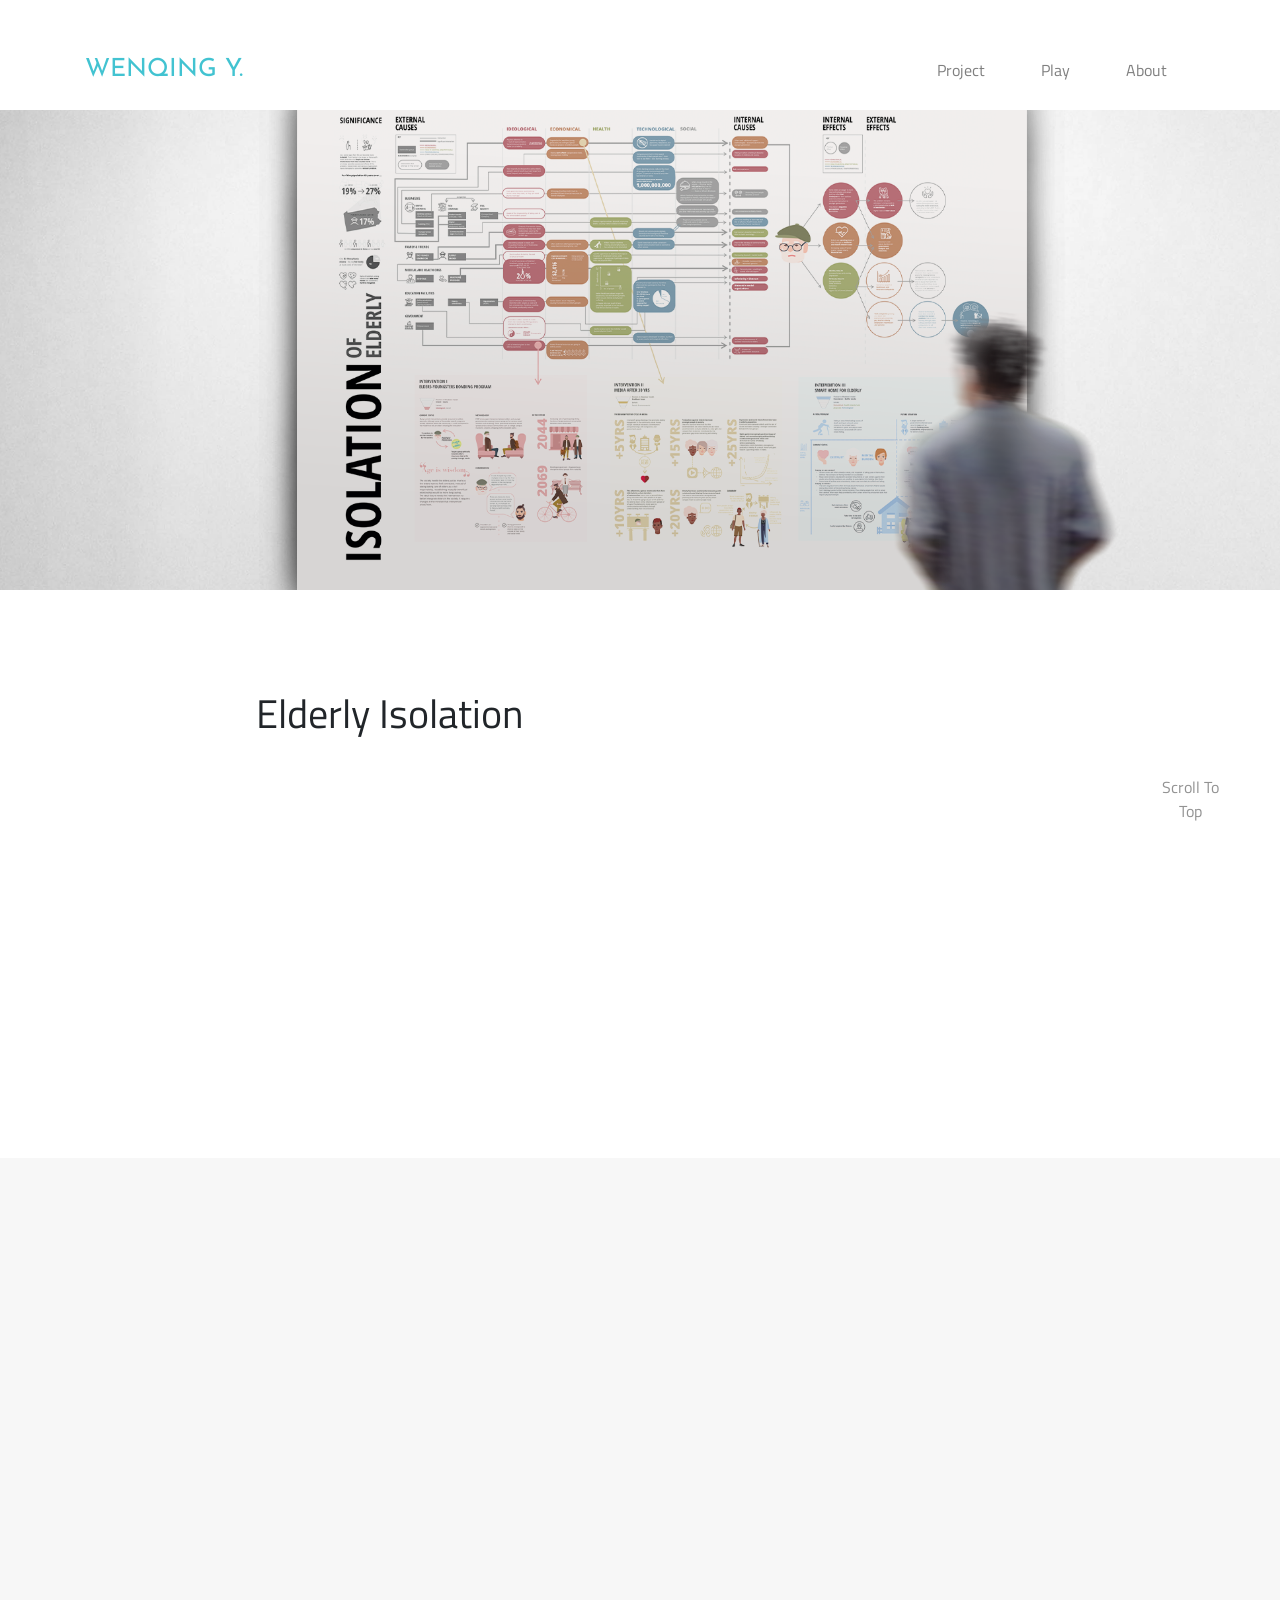
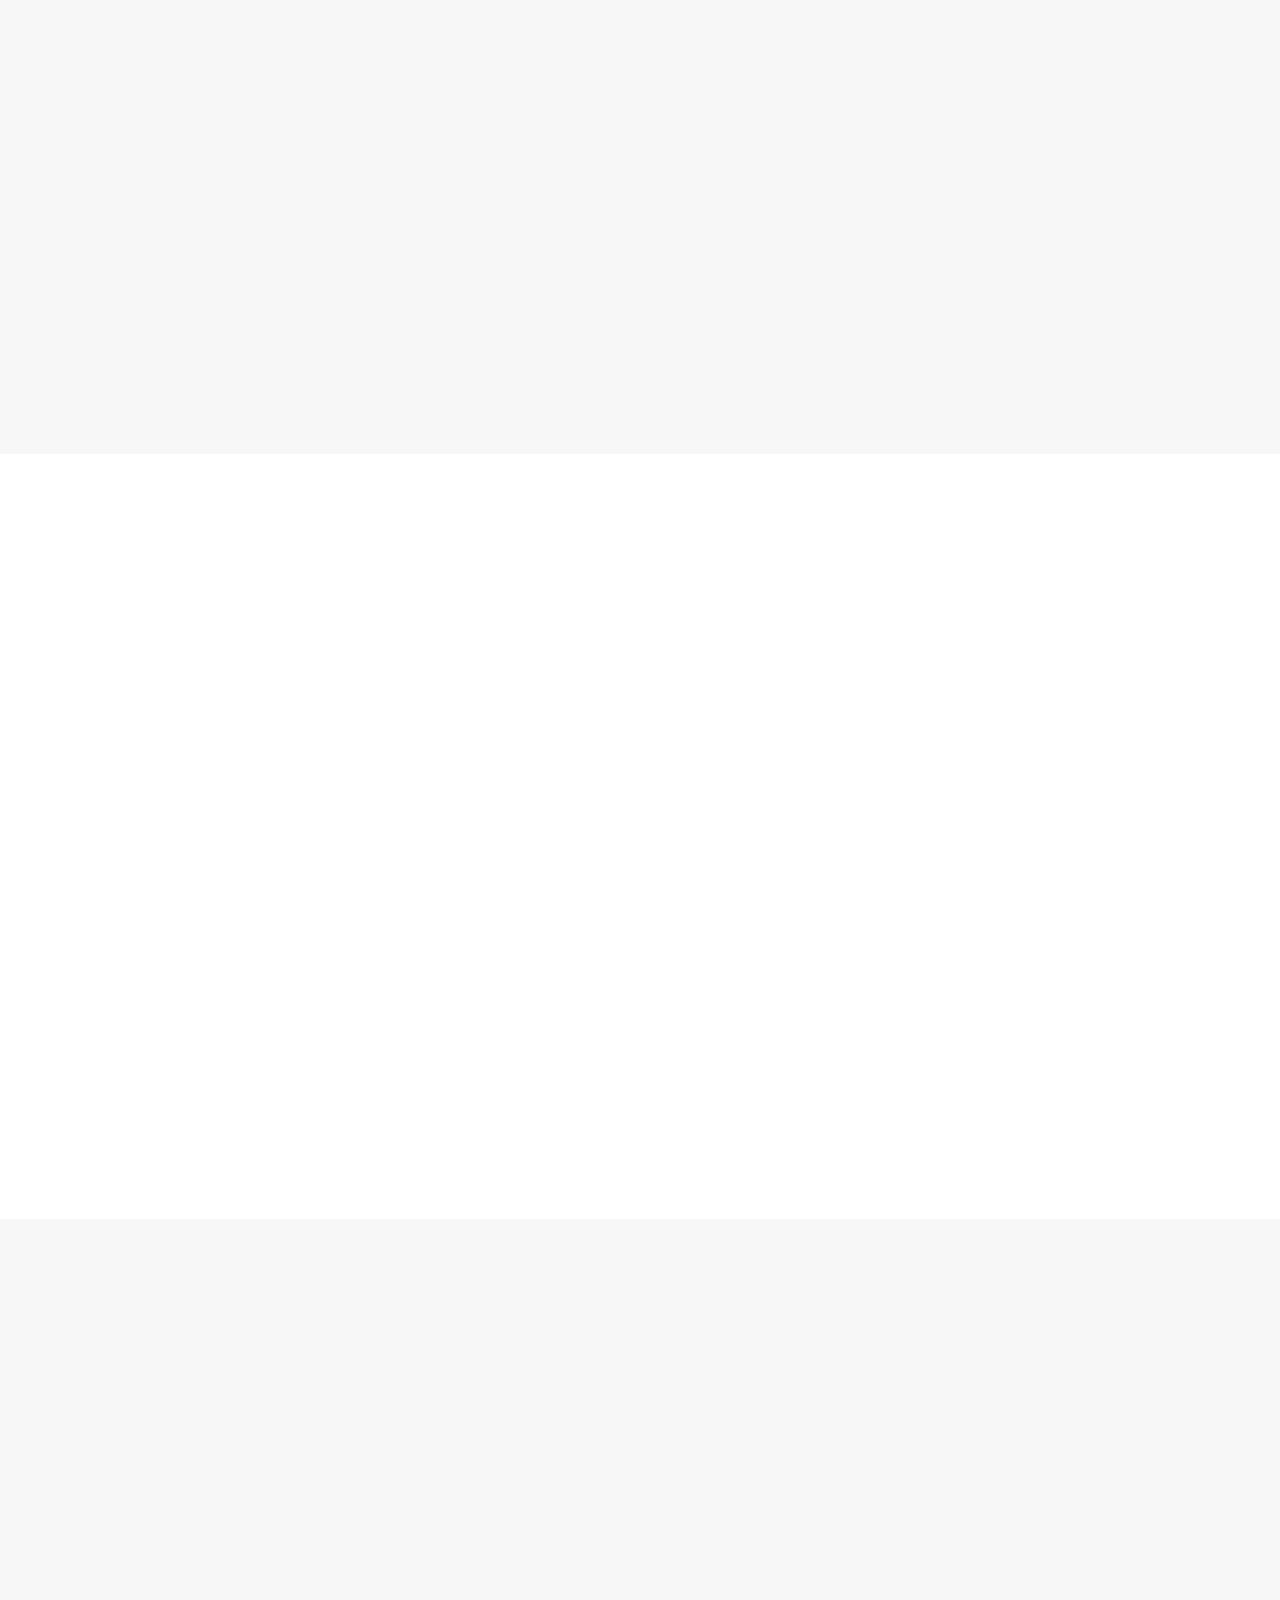
<file: Assets/projects/elderly_isolation/elderly_isolation.html>
<!doctype html>
<html lang="en">
  <head>

    <!-- Stylesheet -->
    <link rel="stylesheet" type="text/css" href="../project_style.css">
    <link rel="stylesheet" href="https://unpkg.com/aos@next/dist/aos.css" />

    <!-- Fonts -->
    <link href="https://fonts.googleapis.com/css?family=Josefin+Sans&display=swap" rel="stylesheet">
    <link href="https://fonts.googleapis.com/css?family=Titillium+Web&display=swap" rel="stylesheet">


    <!-- Required meta tags -->
    <meta charset="utf-8">
    <meta name="viewport" content-holder="width=device-width, initial-scale=1, shrink-to-fit=no">

    <!-- Bootstrap CSS -->
    <link rel="stylesheet" href="https://stackpath.bootstrapcdn.com/bootstrap/4.4.1/css/bootstrap.min.css" integrity="sha384-Vkoo8x4CGsO3+Hhxv8T/Q5PaXtkKtu6ug5TOeNV6gBiFeWPGFN9MuhOf23Q9Ifjh" crossorigin="anonymous">

    <!-- jquery -->
    <script src="https://ajax.googleapis.com/ajax/libs/jquery/3.5.1/jquery.min.js"></script>

    <title>Elderly Isolation</title>



  </head>

  <body>
    <!-- Navigation-->
    <nav class="navbar navbar-expand-lg navbar-light py-3" id="mainNav">
      <div class="container"> 
          <a class="navbar-brand js-scroll-trigger" href="../../../index.html">WENQING Y.</a><button class="navbar-toggler navbar-toggler-right" type="button" data-toggle="collapse" data-target="#navbarResponsive" aria-controls="navbarResponsive" aria-expanded="false" aria-label="Toggle navigation"><span class="navbar-toggler-icon"></span></button>
          <div class="collapse navbar-collapse" id="navbarResponsive">
              <ul class="navbar-nav ml-auto my-2 my-lg-0">
                  <li class="nav-item"><a class="nav-link js-scroll-trigger" href="../projects.html">Project</a></li>
                  <li class="nav-item"><a class="nav-link js-scroll-trigger" href="../../play/play.html">Play</a></li>
                  <li class="nav-item"><a class="nav-link js-scroll-trigger" href="../../about/about.html">About</a></li>
              </ul>
          </div>
      </div>
    </nav>


    <a href="#" class="scrollToTop">Scroll To Top</a>

    <!-- hero -->
    <div class="container-flex" id="hero" data-aos="fade-up" data-aos-duration="800">
        <div class="row">
          <div class="col" id="hero-img">
              <img src="pic/hero.png" class="img-fluid" alt="form exploration">
          </div>
        </div>
    </div>

    <main class="container-flex">

      <!-- The Modal -->
      <div id="myModal" class="modal">

        <!-- The Close Button -->
        <span class="close">&times;</span>

        <!-- Modal content-holder (The Image) -->
        <img class="modal-content-holder" id="img01">

        <!-- Modal Caption (Image Text) -->
        <div id="caption"></div>
      </div>

      <!-- Title -->
      <div class="container-flex content-holder" >
        <div class="row content-row" data-aos="fade-up" data-aos-duration="800">
          <div class="col">
            <h1>Elderly Isolation</h1>
          </div>
        </div>
        <div class="row content-row" data-aos="fade-up" data-aos-duration="800">
          <div class="col-lg-3">
            <!-- basic info -->
            <div class="row">
              <div class="col">
                <p><span class="colored-words">Collaborators</span><br>Cece Liu<br>Emily Spooner<br>Jenny Liu<br>Mary Safy<br>Laurel Rountree<br>Wenqing Yin</p>
              </div>
            </div>
            <div class="row">
              <div class="col">
                <p><span class="colored-words">Time-frame</span><br>4 weeks | Apr-May 2019</p>
              </div>
            </div>
          </div>

          <div class="col-lg-9" data-aos="fade-up"  data-aos-duration="800" >
            <p><span class="colored-words">Project overview</span><br>This project is about visualizing a complex system – the isolation of the elderly. The goal of this project is to visualize the problem in a comprehensive and presentable way and to cultivate systematic thinking. 
            </p>
            <p>Through incorporating the significance, external and internal causes, effects, and interventions of the problem, were able to reflect the most important aspects of this problem. More importantly, we learned how design is within the larger social, economic and political context, and how learning about other systems can help us generate better solutions. </p>
          </div>
        </div>
      </div>



      <!-- Final Poster  -->
      <div class="container-flex content-holder">
        <div class="row content-row" data-aos="fade-up" data-aos-duration="800">
          <div class="col">
            <h3>01 Final Outcome</h3>
          </div>
        </div>
        <div class="row content-row">
          <div clas="col">
            <br>
            <br>
          </div>
        </div>
        <div class="row content-row" data-aos="fade-up" data-aos-duration="800">
          <div class="col">
            <h4>Final Poster</h4>
          </div>
        </div>
        <div id="expand" class="row content-row" data-aos="fade-up" data-aos-duration="800">
          <div class="col mt-4">
            <img src="pic/final_poster.png" class="img-fluid" alt="final poster">
          </div>
        </div>
      </div>

      <!-- Initial exploration -->
      <div class="container-flex content-holder">
        <div class="row content-row" data-aos="fade-up" data-aos-duration="800">
          <div class="col">
            <h3>02 Process</h3>
          </div>
        </div>
        <div class="row content-row">
          <div clas="col">
            <br>
            <br>
          </div>
        </div>
        
        <div class="row content-row" data-aos="fade-up" data-aos-duration="800">
          <div class="col-lg-3">
            <h4>2.1 Initial Exploration</h4>
          </div>
          <div class="col-lg-9">
            <p>We used sticky notes to brainstorm and sort out different aspects of the problem. The color of the sticky notes represented the different categories. The in-between lines showed how each part is connected. This activity made us understand the problem as well as the logic behind it, which laid a foundation for the later visualization. </p>
          </div>
        </div>
        <div class="row content-row" data-aos="fade-up" data-aos-duration="800">
          <div class="col-lg-6 mt-4">
            <img src="pic/sticky_notes.png" class="img-fluid" alt="initial exploration">
          </div>
          <div class="col-lg-6 mt-4">
            <img src="pic/sticky_notes2.png" class="img-fluid" alt="initial exploration">
          </div>
        </div>
      </div>

      <! 2.2 Iterations -->
      <div class="container-flex content-holder">
        
        <div class="row content-row" data-aos="fade-up" data-aos-duration="800">
          <div class="col-lg-3">
            <h4>2.2 Iterations</h4>
          </div>
          <div class="col-lg-9">
            <p>Before we landed on the final version, we explored a lot of ways to present the problem so that it appeared logical and clear to the audience. </p>
          </div>
        </div>
        <div class="row content-row" data-aos="fade-up" data-aos-duration="800">
          <div class="col-lg mt-4">
            <img src="pic/iteration1.png" class="img-fluid" alt="iteration">
          </div>
        </div>
        <div class="row content-row" data-aos="fade-up" data-aos-duration="800">
          <div class="col-lg mt-4">
            <img src="pic/iteration2.png" class="img-fluid" alt="iteration">
          </div>
        </div>
        <div class="row content-row" data-aos="fade-up" data-aos-duration="800">
          <div class="col-lg mt-4">
            <img src="pic/iteration3.png" class="img-fluid" alt="iteration">
          </div>
        </div>
        <div class="row content-row" data-aos="fade-up" data-aos-duration="800">
          <div class="col-lg mt-4">
            <img src="pic/iteration4.png" class="img-fluid" alt="iteration">
          </div>
        </div>
        <div class="row content-row" data-aos="fade-up" data-aos-duration="800">
          <div class="col-lg mt-4">
            <img src="pic/iteration5.png" class="img-fluid" alt="iteration">
          </div>
        </div>
        <div class="row content-row" data-aos="fade-up" data-aos-duration="800">
          <div class="col-lg mt-4">
            <img src="pic/iteration6.png" class="img-fluid" alt="iteration">
          </div>
        </div>
      </div>




      
    </main>

    <!-- Optional JavaScript -->
    <!-- jQuery first, then Popper.js, then Bootstrap JS -->
    <script src="https://code.jquery.com/jquery-3.4.1.slim.min.js" integrity="sha384-J6qa4849blE2+poT4WnyKhv5vZF5SrPo0iEjwBvKU7imGFAV0wwj1yYfoRSJoZ+n" crossorigin="anonymous"></script>
    <script src="https://cdn.jsdelivr.net/npm/popper.js@1.16.0/dist/umd/popper.min.js" integrity="sha384-Q6E9RHvbIyZFJoft+2mJbHaEWldlvI9IOYy5n3zV9zzTtmI3UksdQRVvoxMfooAo" crossorigin="anonymous"></script>
    <script src="https://stackpath.bootstrapcdn.com/bootstrap/4.4.1/js/bootstrap.min.js" integrity="sha384-wfSDF2E50Y2D1uUdj0O3uMBJnjuUD4Ih7YwaYd1iqfktj0Uod8GCExl3Og8ifwB6" crossorigin="anonymous"></script>

    <script src="https://ajax.googleapis.com/ajax/libs/jquery/3.5.1/jquery.min.js"></script>

    <script src="../project_interaction.js" type="text/javascript"></script>
    <script src="https://unpkg.com/aos@next/dist/aos.js"></script>
    <script>
      AOS.init();
    </script>
  </body>
</html>
</file>
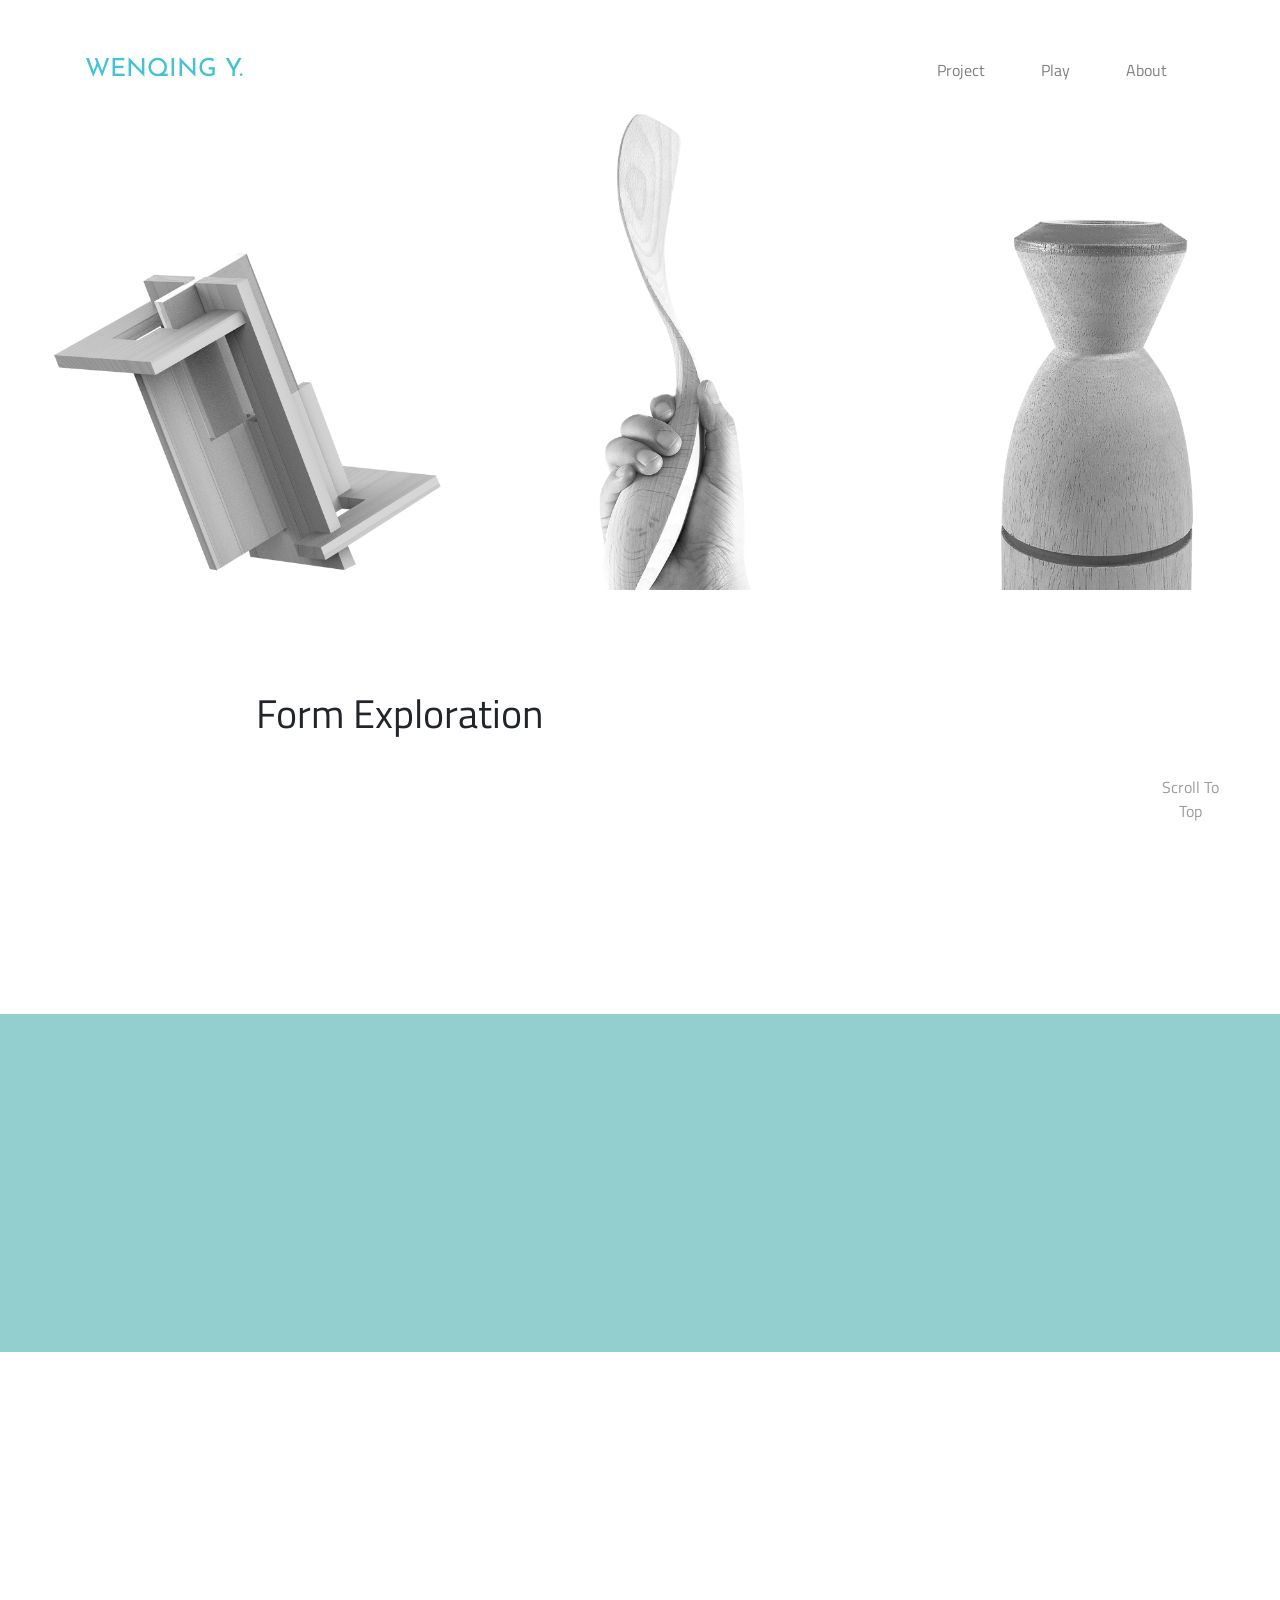
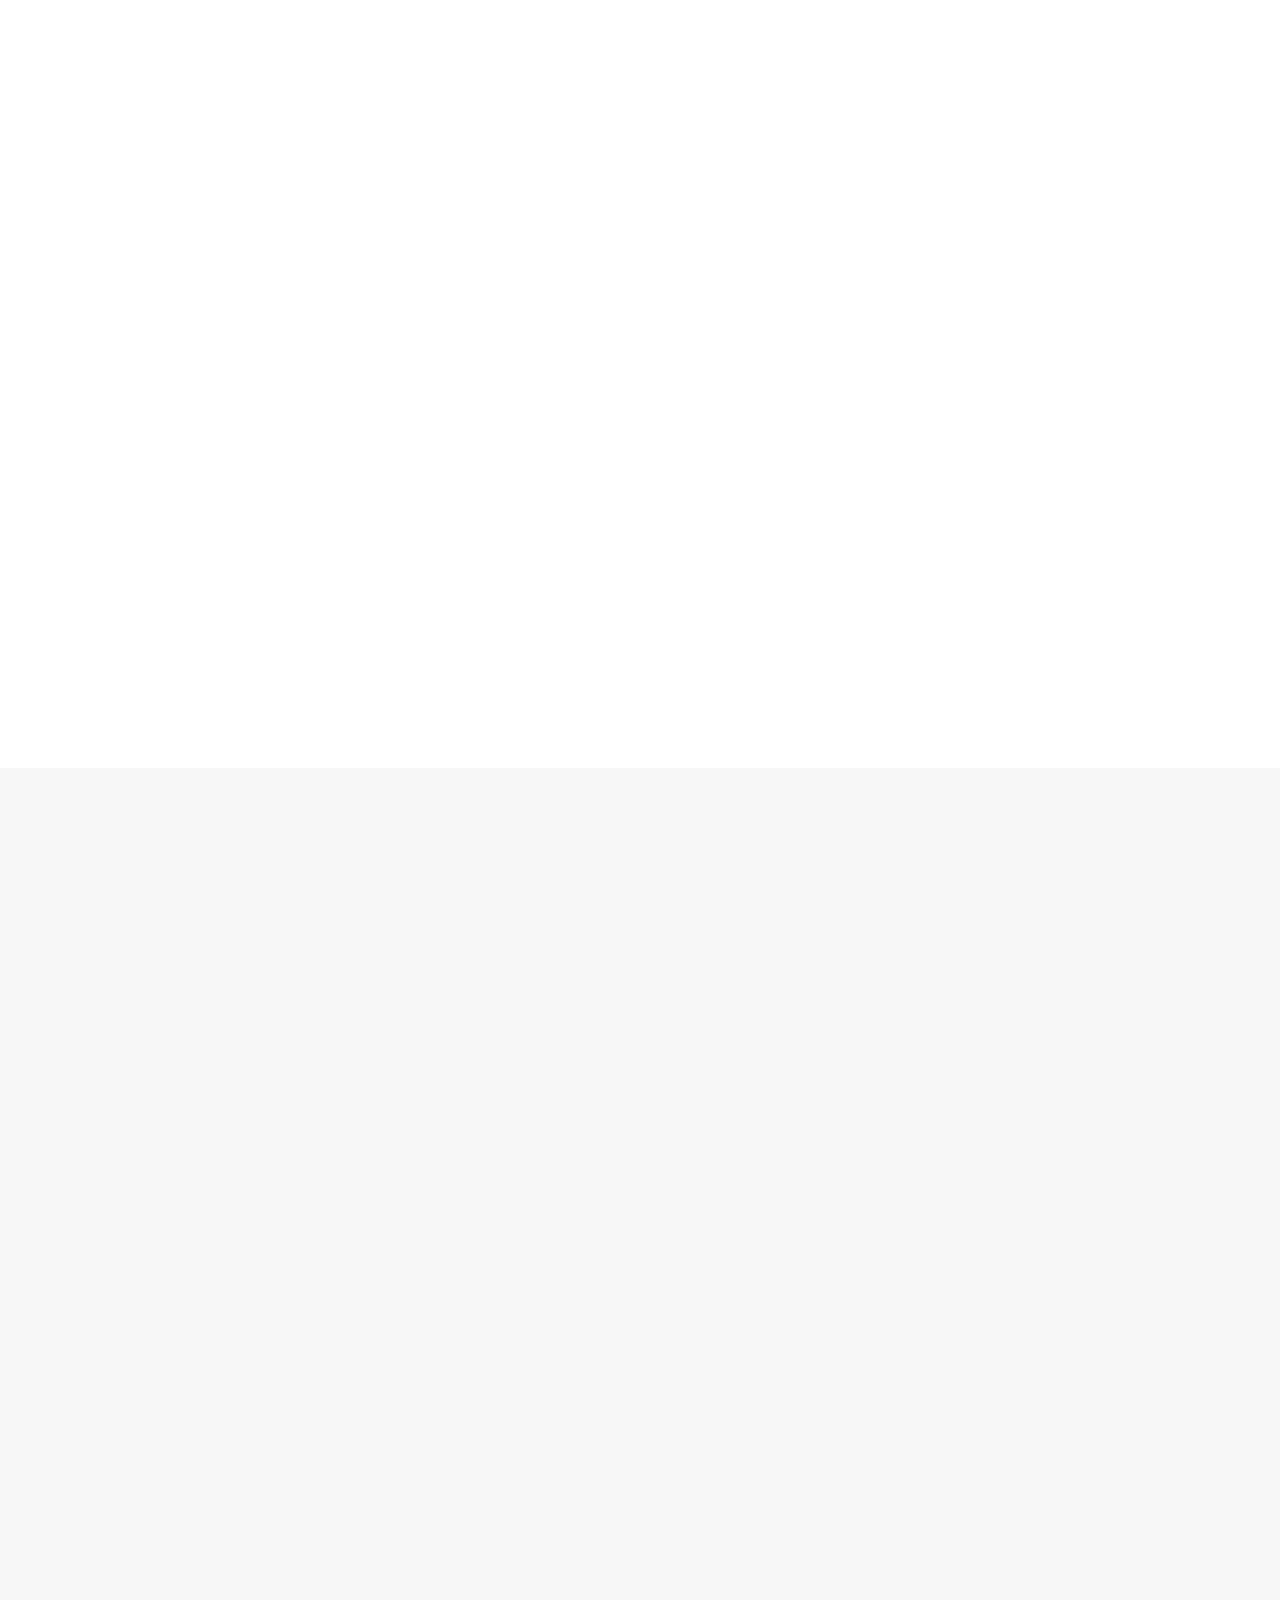
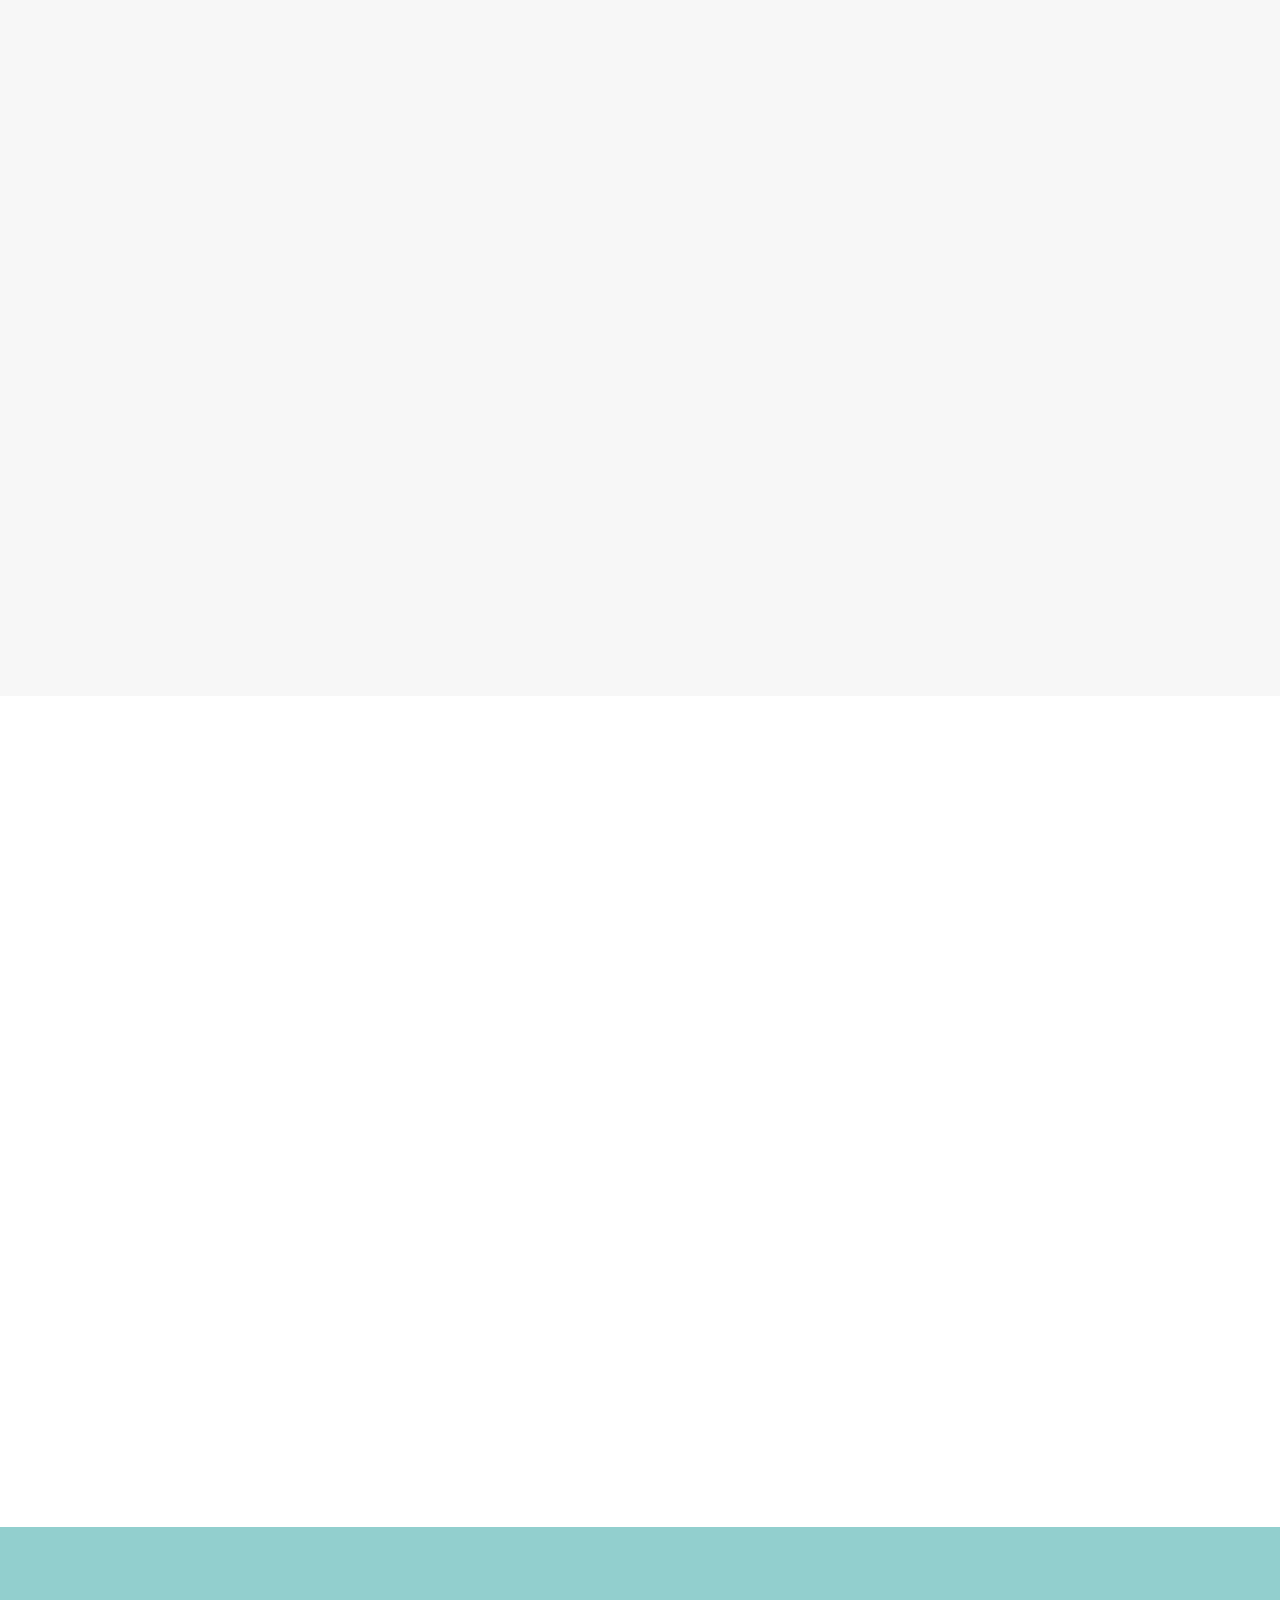
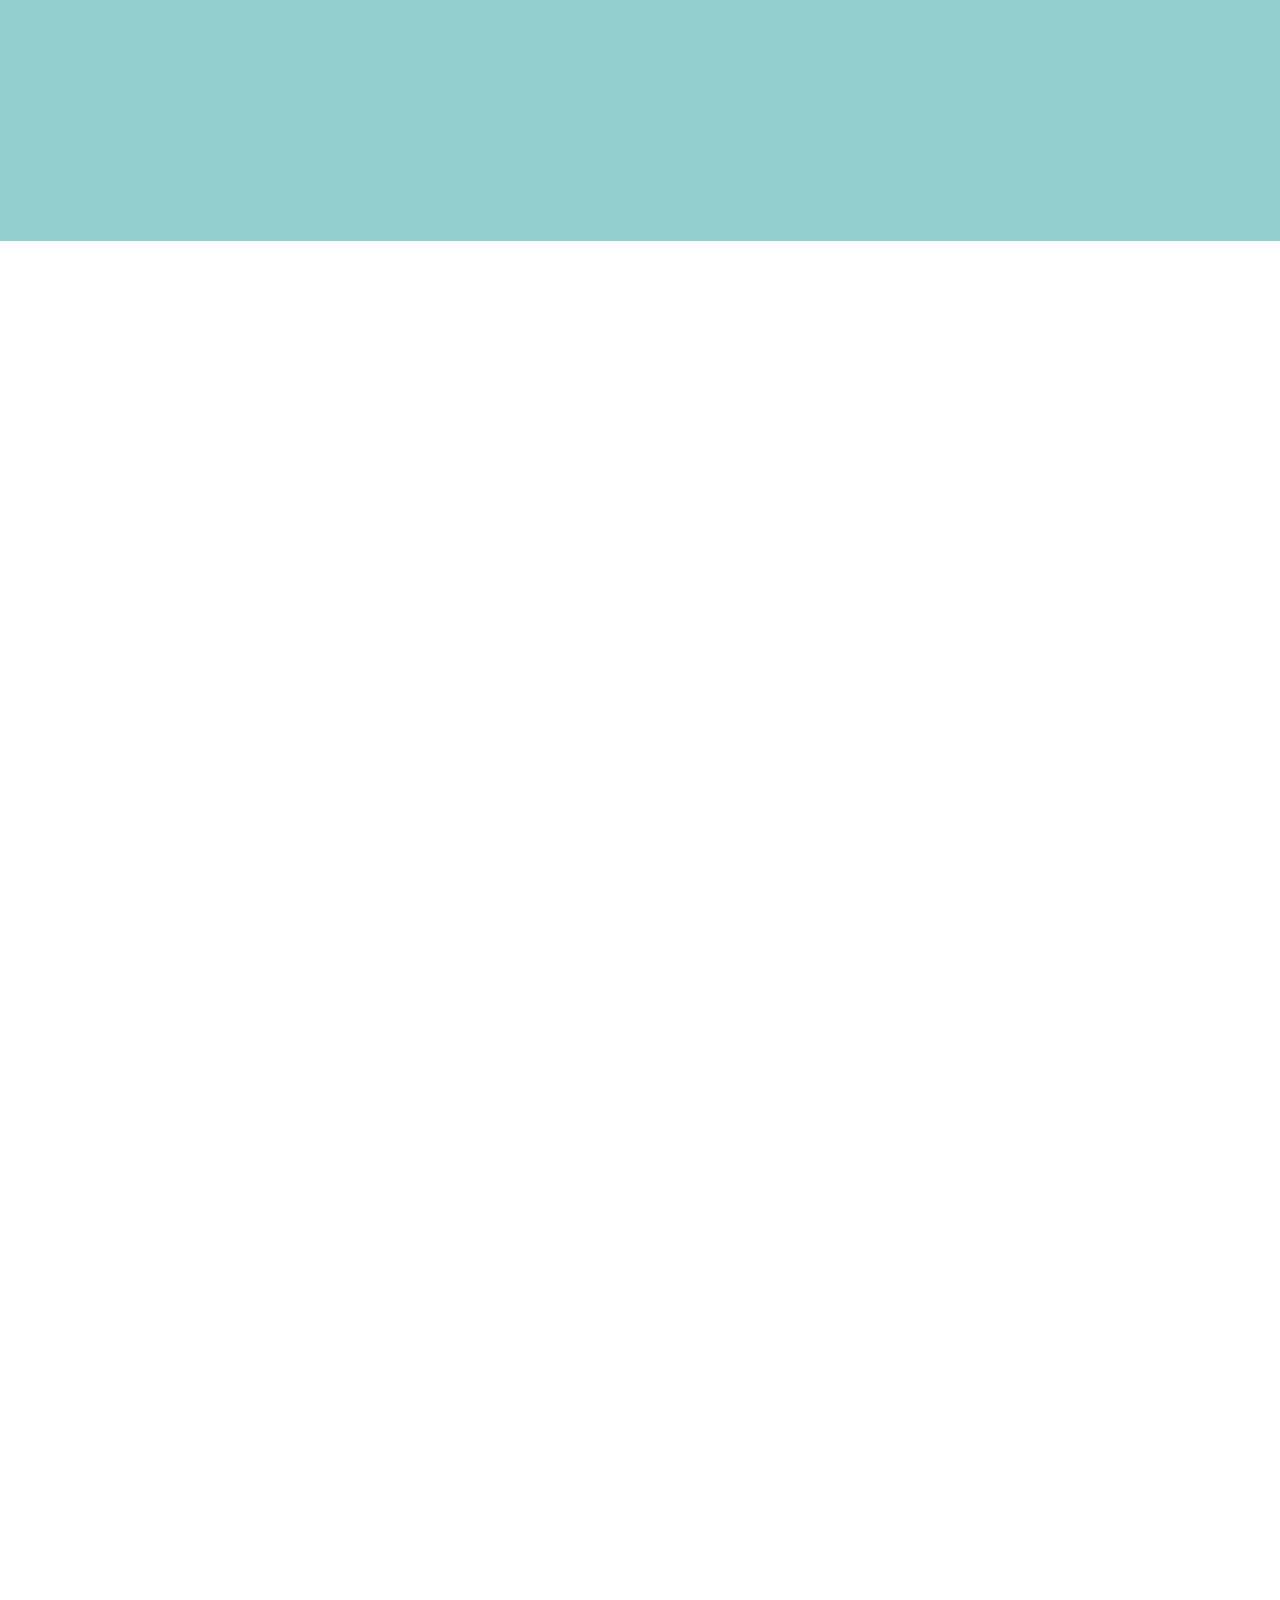
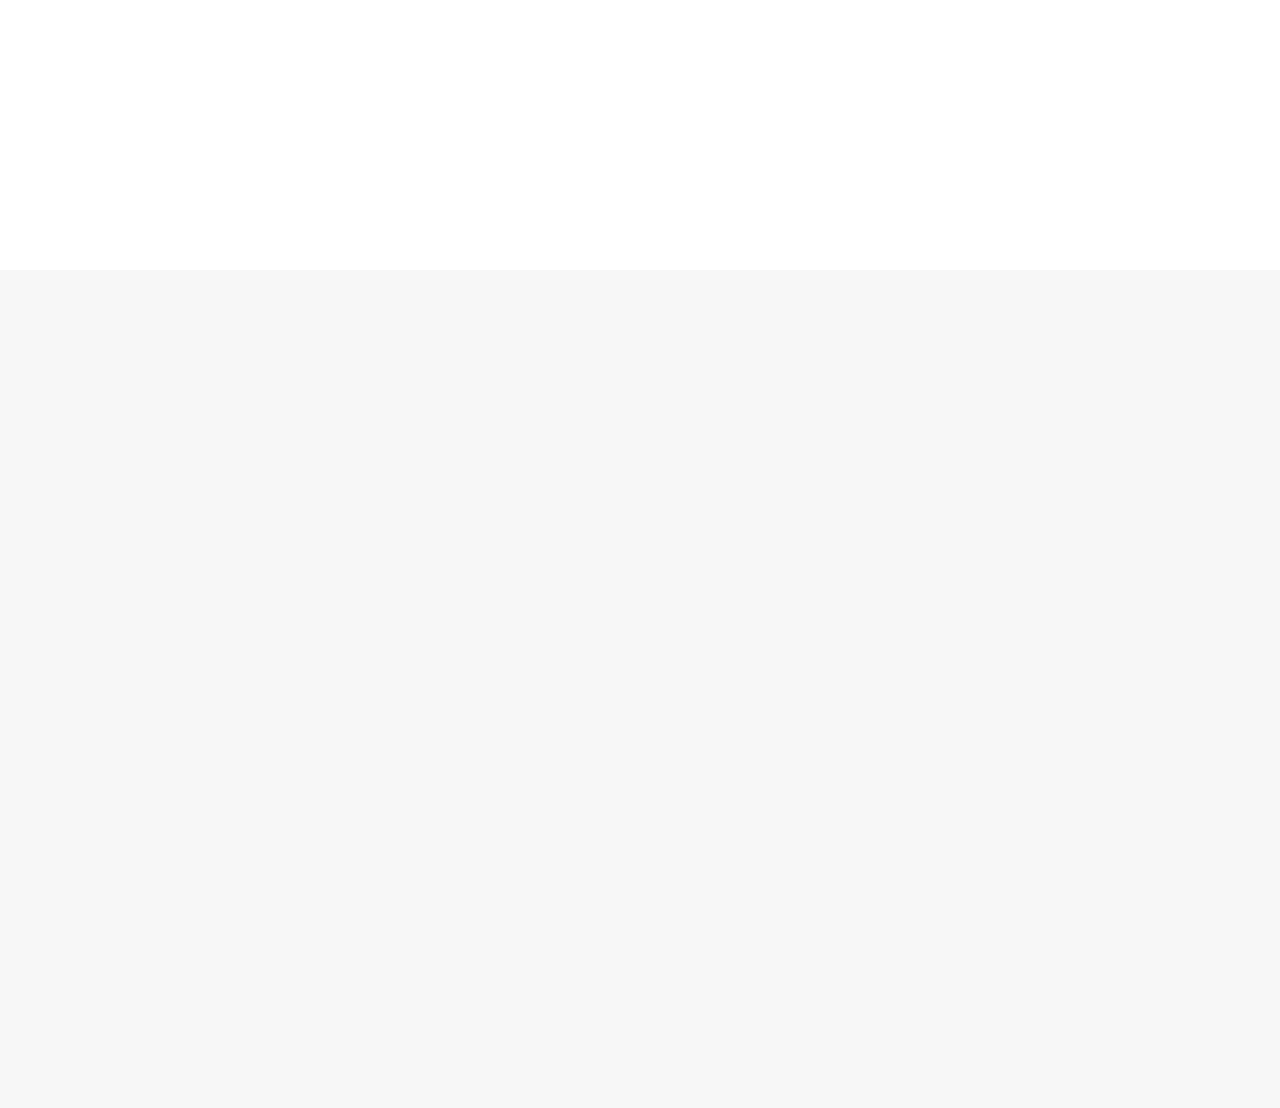
<file: Assets/projects/form_exploration/form_exploration.html>
<!doctype html>
<html lang="en">
  <head>

    <!-- Stylesheet -->
    <link rel="stylesheet" type="text/css" href="../project_style.css">
    <link rel="stylesheet" href="https://unpkg.com/aos@next/dist/aos.css" />

    <!-- Fonts -->
    <link href="https://fonts.googleapis.com/css?family=Josefin+Sans&display=swap" rel="stylesheet">
    <link href="https://fonts.googleapis.com/css?family=Titillium+Web&display=swap" rel="stylesheet">


    <!-- Required meta tags -->
    <meta charset="utf-8">
    <meta name="viewport" content-holder="width=device-width, initial-scale=1, shrink-to-fit=no">

    <!-- Bootstrap CSS -->
    <link rel="stylesheet" href="https://stackpath.bootstrapcdn.com/bootstrap/4.4.1/css/bootstrap.min.css" integrity="sha384-Vkoo8x4CGsO3+Hhxv8T/Q5PaXtkKtu6ug5TOeNV6gBiFeWPGFN9MuhOf23Q9Ifjh" crossorigin="anonymous">

    <!-- jquery -->
    <script src="https://ajax.googleapis.com/ajax/libs/jquery/3.5.1/jquery.min.js"></script>

    <title>Form Exploration</title>




  </head>

  <body>

    <!-- Navigation-->
    <nav class="navbar navbar-expand-lg navbar-light py-3" id="mainNav">
      <div class="container"> 
          <a class="navbar-brand js-scroll-trigger" href="../../../index.html">WENQING Y.</a><button class="navbar-toggler navbar-toggler-right" type="button" data-toggle="collapse" data-target="#navbarResponsive" aria-controls="navbarResponsive" aria-expanded="false" aria-label="Toggle navigation"><span class="navbar-toggler-icon"></span></button>
          <div class="collapse navbar-collapse" id="navbarResponsive">
              <ul class="navbar-nav ml-auto my-2 my-lg-0">
                  <li class="nav-item"><a class="nav-link js-scroll-trigger" href="../projects.html">Project</a></li>
                  <li class="nav-item"><a class="nav-link js-scroll-trigger" href="../../play/play.html">Play</a></li>
                  <li class="nav-item"><a class="nav-link js-scroll-trigger" href="../../about/about.html">About</a></li>
              </ul>
          </div>
      </div>
    </nav>



    <a href="#" class="scrollToTop">Scroll To Top</a>

    <!-- hero -->
    <div class="container-flex" id="hero" data-aos="fade-up" data-aos-duration="800">
        <div class="row">
          <div class="col" id="hero-img">
              <img src="pic/hero.png" class="img-fluid" alt="form exploration">
          </div>
        </div>
    </div>

    <main class="container-flex">

      <!-- The Modal -->
      <div id="myModal" class="modal">

        <!-- The Close Button -->
        <span class="close">&times;</span>

        <!-- Modal content-holder (The Image) -->
        <img class="modal-content-holder" id="img01">

        <!-- Modal Caption (Image Text) -->
        <div id="caption"></div>
      </div>

      <!-- Title -->
      <div class="container-flex content-holder" >
        <div class="row content-row" data-aos="fade-up" data-aos-duration="800">
          <div class="col">
            <h1>Form Exploration</h1>
          </div>
        </div>
        <div class="row content-row" data-aos="fade-up" data-aos-duration="800">
          <div class="col-lg-3">
            <!-- basic info -->
            <div class="row">
              <div class="col">
                <p><span class="colored-words">Collaborators</span><br>None</p>
              </div>
            </div>
            <div class="row">
              <div class="col">
                <p><span class="colored-words">Time-frame</span><br>Jan - Apr | 2020</p>
              </div>
            </div>
          </div>

          <div class="col-lg-9" data-aos="fade-up"  data-aos-duration="800" >
            <p><span class="colored-words">Project overview</span><br>This is a collection of projects aiming to explore different aspects of form and their affordance through drawing, iterating and making.  
            </p>
          </div>
        </div>
      </div>

      <!-- Flow form title -->
      <div class="container-flex content-holder banner-background">
        <div class="row content-row" data-aos="fade-up" data-aos-duration="800">
          <div class="col">
            <h3 class="banner-words">1. Flow-form Spetula</h3>
          </div>
        </div>
        <div class="row content-row" data-aos="fade-up" data-aos-duration="800">
          <div class="col">
            <p class="banner-words">This project is about exploring the curvature and relationships of curves through designing and fabricating a flow-form spatula by using beech wood. Along with exploring the form, ergonomics, functionality, and material are also given great considerations. </p>
          </div>
        </div>
      </div>

      <!-- Flow form  -->
      <div class="container-flex content-holder">
        <div class="row content-row" data-aos="fade-up" data-aos-duration="800">
          <div class="col mt-4">
            <h4>Final Outcome</h4>
          </div>
        </div>
        <div class="row content-row" data-aos="fade-up" data-aos-duration="800">
          <div class="col-lg-7 mt-4">
            <img src="pic/flow_form/spetula1.jpg" class="img-fluid" alt="flow-form spetula">
          </div>
          <div class="col-lg-5 mt-4">
            <img src="pic/flow_form/spetula2.jpg" class="img-fluid" alt="flow-form spetula">
            <img src="pic/flow_form/spetula3.jpg" class="img-fluid" alt="flow-form spetula">
          </div>
        </div>
        <div class="row content-row" data-aos="fade-up" data-aos-duration="800">
          <div class="col-lg-3 col-md-6 mt-4">
            <img src="pic/flow_form/wood_process1.JPG" class="img-fluid" alt="frabrication process">
          </div>
          <div class="col-lg-3 col-md-6 mt-4">
            <img src="pic/flow_form/wood_process2.JPG" class="img-fluid" alt="frabrication process">
          </div>
          <div class="col-lg-3 col-md-6 mt-4">
            <img src="pic/flow_form/wood_process3.JPG" class="img-fluid" alt="frabrication process">
          </div>
          <div class="col-lg-3 col-md-6 mt-4">
            <img src="pic/flow_form/wood_process4.JPG" class="img-fluid" alt="frabrication process">
          </div>
        </div>
      </div>

      <!-- Flow form - process -->
      <div class="container-flex content-holder">
        <div class="row content-row" data-aos="fade-up" data-aos-duration="800">
          <div class="col">
            <h4>Process</h4>
          </div>
        </div>
        <div class="row content-row" data-aos="fade-up" data-aos-duration="800">
          <div class="col mt-4">
            <img src="pic/flow_form/sketches.png" class="img-fluid" alt="sketches">
          </div>
        </div>
        <div class="row content-row" data-aos="fade-up" data-aos-duration="800">
          <div class="col-lg-6 mt-4">
            <img src="pic/flow_form/sketch_model1.JPG" class="img-fluid" alt="sketch model">
          </div>
          <div class="col-lg-6 mt-4">
            <img src="pic/flow_form/sketch_model2.JPG" class="img-fluid" alt="sketch model">
          </div>
          <div class="col-lg-6 mt-4">
            <img src="pic/flow_form/sketch_model3.JPG" class="img-fluid" alt="sketch model">
          </div>
          <div class="col-lg-6 mt-4">
            <img src="pic/flow_form/sketch_model4.JPG" class="img-fluid" alt="sketch model">
          </div>
        </div>
      </div>


      <!-- Geo form title -->
      <div class="container-flex content-holder banner-background">
        <div class="row content-row" data-aos="fade-up" data-aos-duration="800">
          <div class="col">
            <h3 class="banner-words">2. Geo-form Booktable</h3>
          </div>
        </div>
        <div class="row content-row" data-aos="fade-up" data-aos-duration="800">
          <div class="col">
            <p class="banner-words">This project is about designing and making a geo-form book table using four panels where the book itself becomes the fifth panel. The goal of this project is to explore the relationship between geometric forms and straight lines. Apart from that, the project also allows us to understand the advantages and limitations of the material and the methods to assemble them together. </p>
          </div>
        </div>
      </div>

      <!-- Geo Form  -->
      <div class="container-flex content-holder">
        <div class="row content-row" data-aos="fade-up" data-aos-duration="800">
          <div class="col">
            <h4>Final Outcome</h4>
          </div>
        </div>
        <div class="row content-row" data-aos="fade-up" data-aos-duration="800">
          <div class="col mt-4">
            <img src="pic/geo_form/thumbnail.jpg" class="img-fluid" alt="Geo-form booktable">
          </div>
        </div>
        <div class="row content-row" data-aos="fade-up" data-aos-duration="800">
          <div class="col-md-4 mt-4">
            <img src="pic/geo_form/fabrication1.jpg" class="img-fluid" alt="frabrication process">
          </div>
          <div class="col-md-4 mt-4">
            <img src="pic/geo_form/fabrication2.jpg" class="img-fluid" alt="frabrication process">
          </div>
          <div class="col-md-4 mt-4">
            <img src="pic/geo_form/fabrication3.jpg" class="img-fluid" alt="frabrication process">
          </div>
        </div>
        <div class="row content-row" data-aos="fade-up" data-aos-duration="800">
          <div class="col iframe-container mt-4">
            <iframe width="560" height="315" src="https://www.youtube.com/embed/oJ1C-PP3M50" frameborder="0" allow="accelerometer; autoplay; encrypted-media; gyroscope; picture-in-picture" allowfullscreen></iframe>
          </div>
        </div>
      </div>

      <!-- Geo form process -->
      <div class="container-flex content-holder">
        <div class="row content-row" data-aos="fade-up" data-aos-duration="800">
          <div class="col">
            <h4>Process</h4>
          </div>
        </div>
        <div class="row content-row" data-aos="fade-up" data-aos-duration="800">
          <div class="col-lg-6 mt-4">
            <img src="pic/geo_form/ideation1.png" class="img-fluid" alt="sketches">
          </div>
          <div class="col-lg-6 mt-4">
            <img src="pic/geo_form/ideation2.png" class="img-fluid" alt="sketches">
          </div>
        </div>
        <div class="row content-row" data-aos="fade-up" data-aos-duration="800">
          <div class="col-lg-6 mt-4">
            <img src="pic/geo_form/sketch_model1.png" class="img-fluid" alt="sketch model">
          </div>
          <div class="col-lg-6 mt-4">
            <img src="pic/geo_form/sketch_model2.png" class="img-fluid" alt="sketch model">
          </div>
        </div>
      </div>


      <!-- Roto form title -->
      <div class="container-flex content-holder banner-background">
        <div class="row content-row" data-aos="fade-up" data-aos-duration="800">
          <div class="col">
            <h3 class="banner-words">3. Roto-form Candle Holder</h3>
          </div>
        </div>
        <div class="row content-row" data-aos="fade-up" data-aos-duration="800">
          <div class="col">
            <p class="banner-words">This project is about creating a candle holder by using the lathe to carve out the shape. The goal of this short project is to get more sensitive with the rotational form with symmetry through careful crafts. </p>
          </div>
        </div>
      </div>

      <!-- Roto Form  -->
      <div class="container-flex content-holder">
        <div class="row content-row" data-aos="fade-up" data-aos-duration="800">
          <div class="col">
            <h4>Final Outcome</h4>
          </div>
        </div>
        <div class="row content-row" data-aos="fade-up" data-aos-duration="800">
          <div class="col mt-4">
            <img src="pic/roto_form/1.jpg" class="img-fluid" alt="Roto-form candle holder">
          </div>
        </div>
        <div class="row content-row" data-aos="fade-up" data-aos-duration="800">
          <div class="col mt-4">
            <img src="pic/roto_form/2.JPG" class="img-fluid" alt="Roto-form candle holder">
          </div>
        </div>

      </div>

      <!-- Roto form process -->
      <div class="container-flex content-holder">
        <div class="row content-row" data-aos="fade-up" data-aos-duration="800">
          <div class="col">
            <h4>Fabrication Process</h4>
          </div>
        </div>
        <div class="row content-row" data-aos="fade-up" data-aos-duration="800">
          <div class="col-lg-6 mt-4">
            <img src="pic/roto_form/process1.JPG" class="img-fluid" alt="Roto-form candle holder process">
          </div>
          <div class="col-lg-6 mt-4">
            <img src="pic/roto_form/process2.JPG" class="img-fluid" alt="Roto-form candle holder process">
          </div>
          <div class="col-lg-6 mt-4">
            <img src="pic/roto_form/process3.JPG" class="img-fluid" alt="Roto-form candle holder process">
          </div>
          <div class="col-lg-6 mt-4">
            <img src="pic/roto_form/process4.JPG" class="img-fluid" alt="Roto-form candle holder process">
          </div>
        </div>

      </div>

      
    </main>

    <!-- Optional JavaScript -->
    <!-- jQuery first, then Popper.js, then Bootstrap JS -->
    <script src="https://code.jquery.com/jquery-3.4.1.slim.min.js" integrity="sha384-J6qa4849blE2+poT4WnyKhv5vZF5SrPo0iEjwBvKU7imGFAV0wwj1yYfoRSJoZ+n" crossorigin="anonymous"></script>
    <script src="https://cdn.jsdelivr.net/npm/popper.js@1.16.0/dist/umd/popper.min.js" integrity="sha384-Q6E9RHvbIyZFJoft+2mJbHaEWldlvI9IOYy5n3zV9zzTtmI3UksdQRVvoxMfooAo" crossorigin="anonymous"></script>
    <script src="https://stackpath.bootstrapcdn.com/bootstrap/4.4.1/js/bootstrap.min.js" integrity="sha384-wfSDF2E50Y2D1uUdj0O3uMBJnjuUD4Ih7YwaYd1iqfktj0Uod8GCExl3Og8ifwB6" crossorigin="anonymous"></script>

    <script src="https://ajax.googleapis.com/ajax/libs/jquery/3.5.1/jquery.min.js"></script>

    <script src="../project_interaction.js" type="text/javascript"></script>
    <script src="https://unpkg.com/aos@next/dist/aos.js"></script>
    <script>
      AOS.init();
    </script>
  </body>
</html>
</file>
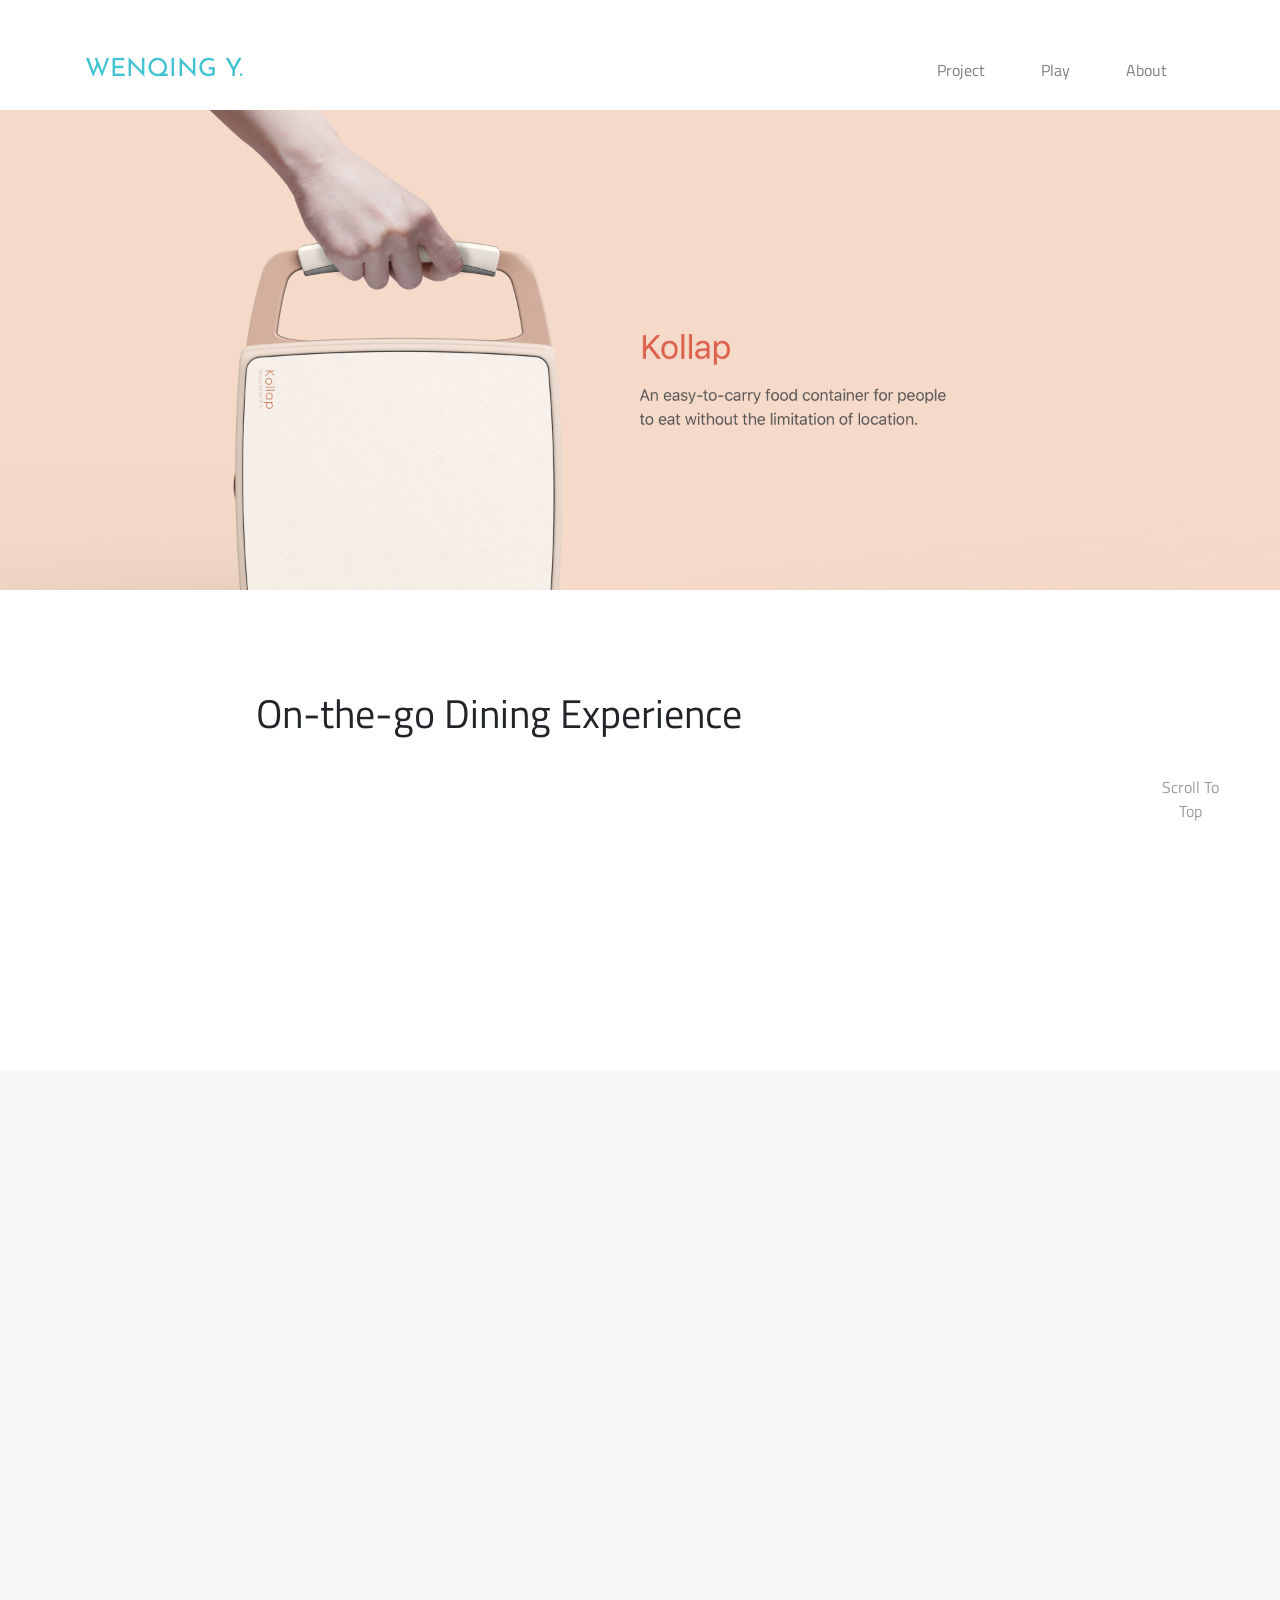
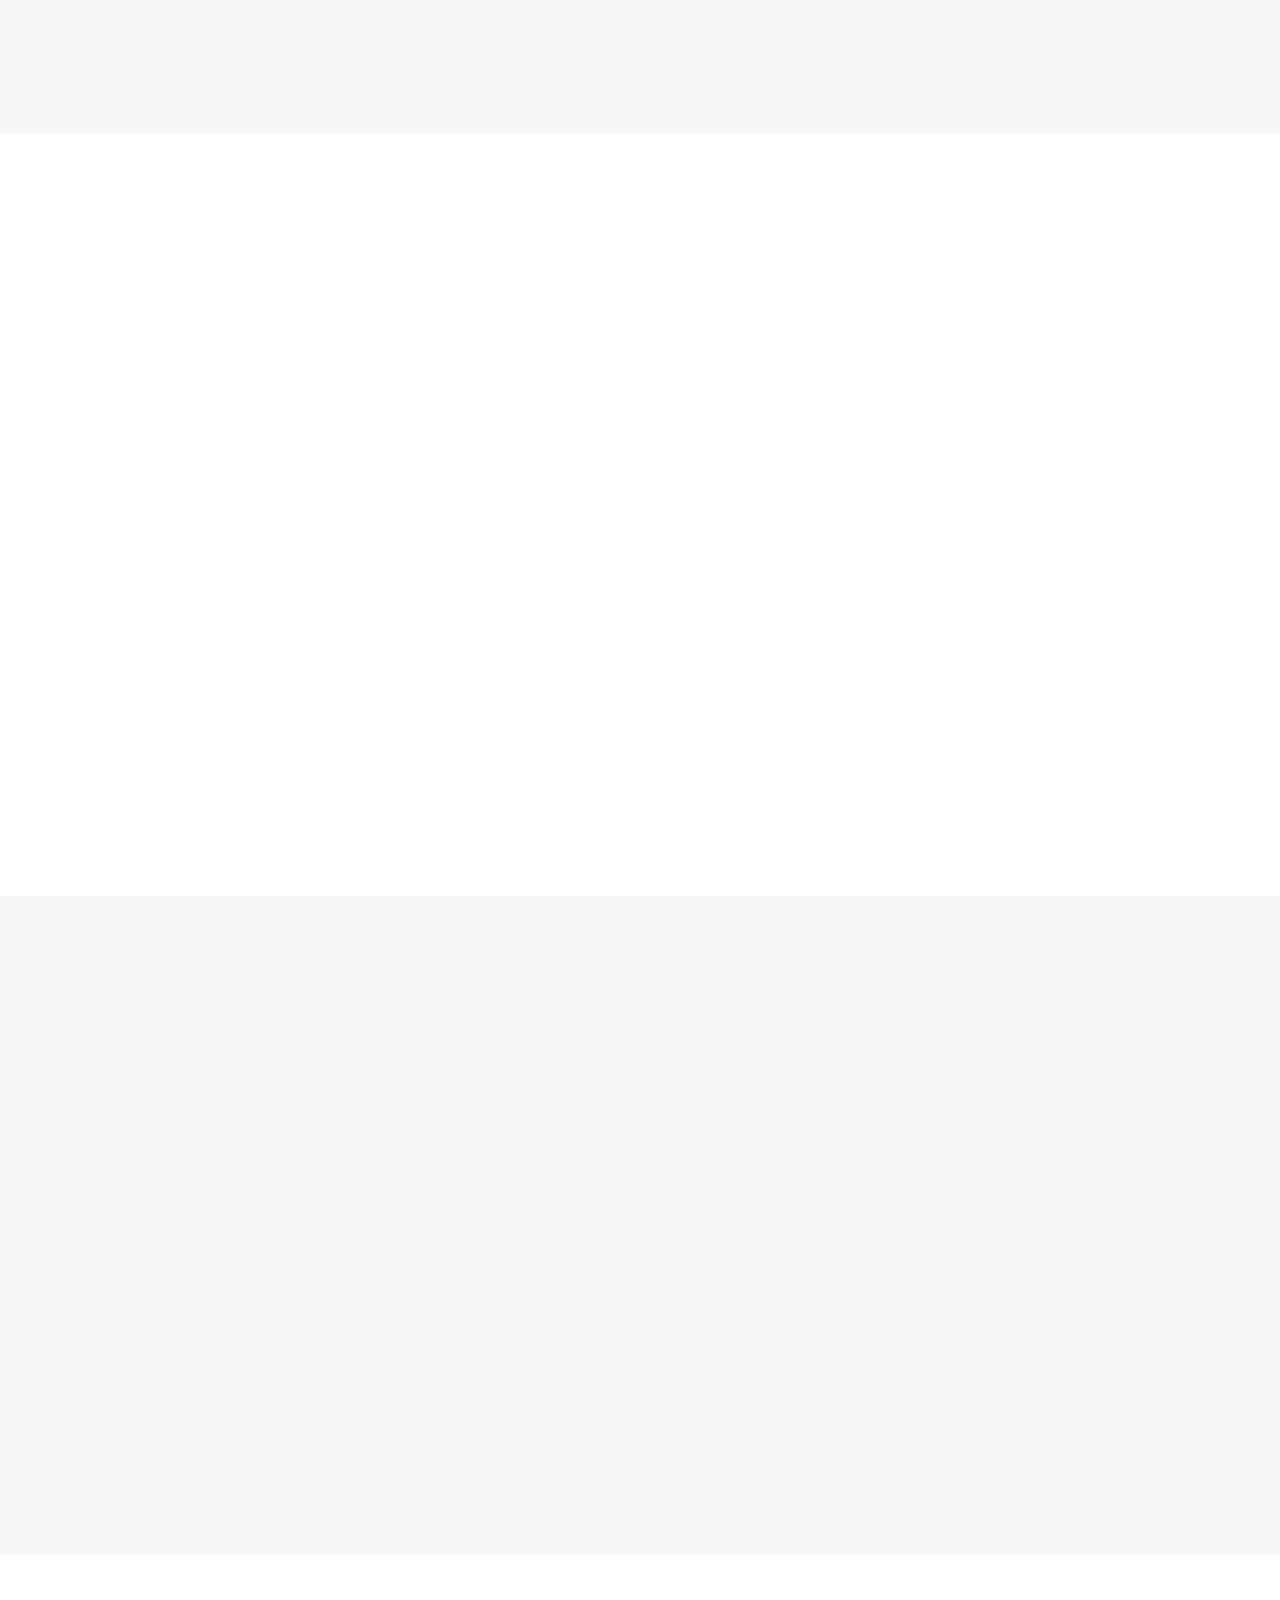
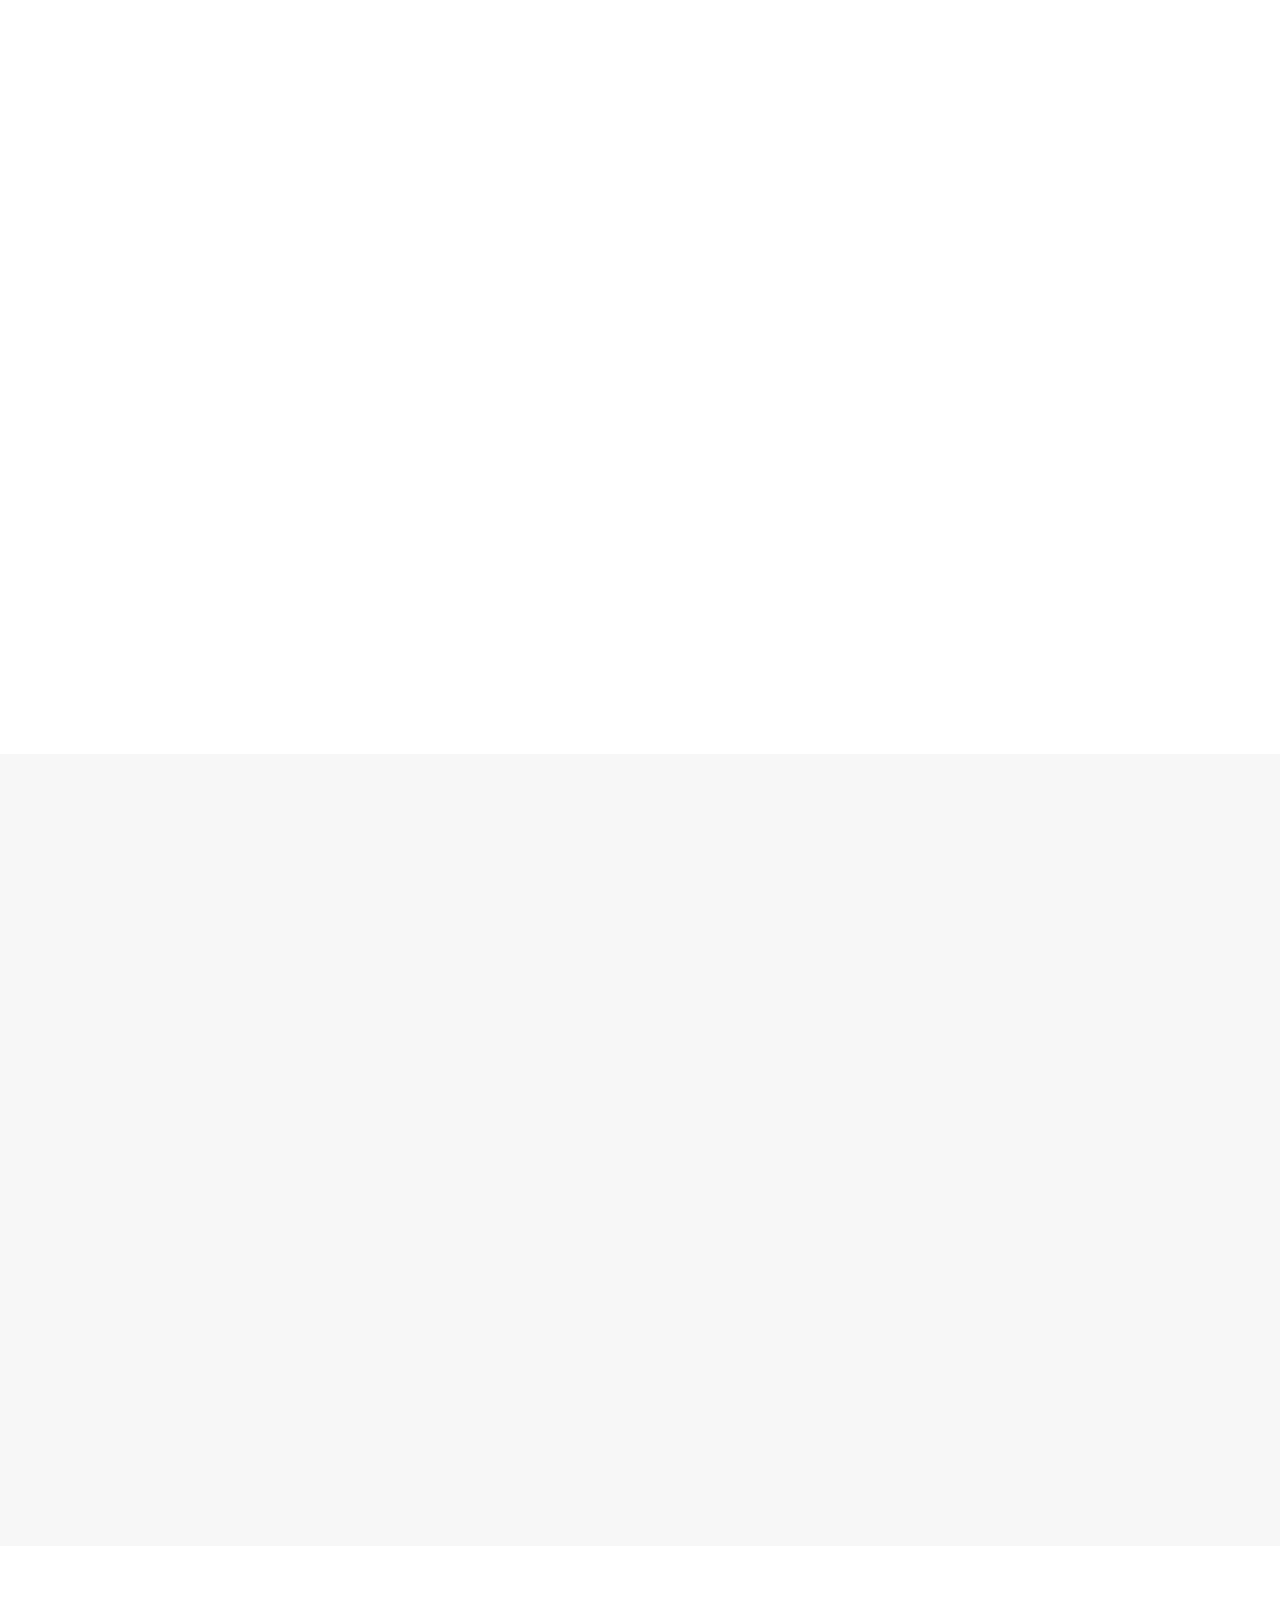
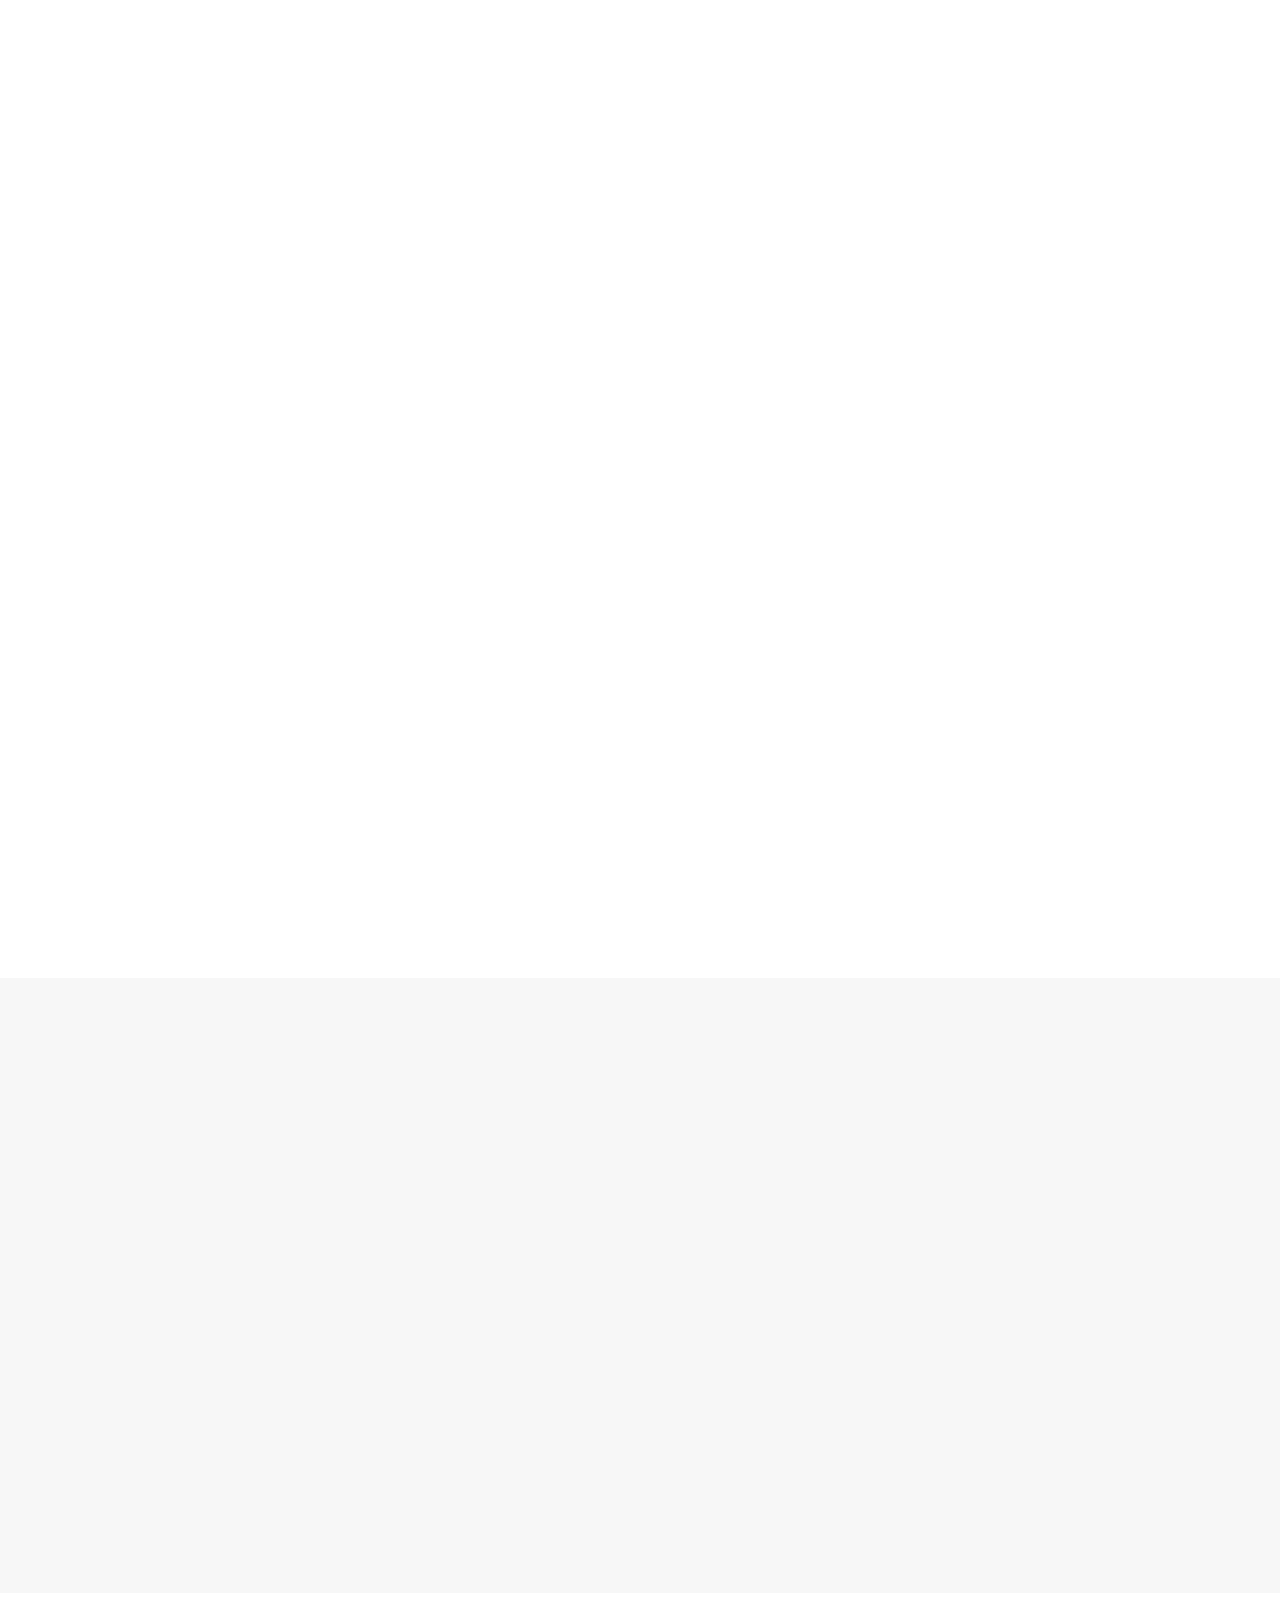
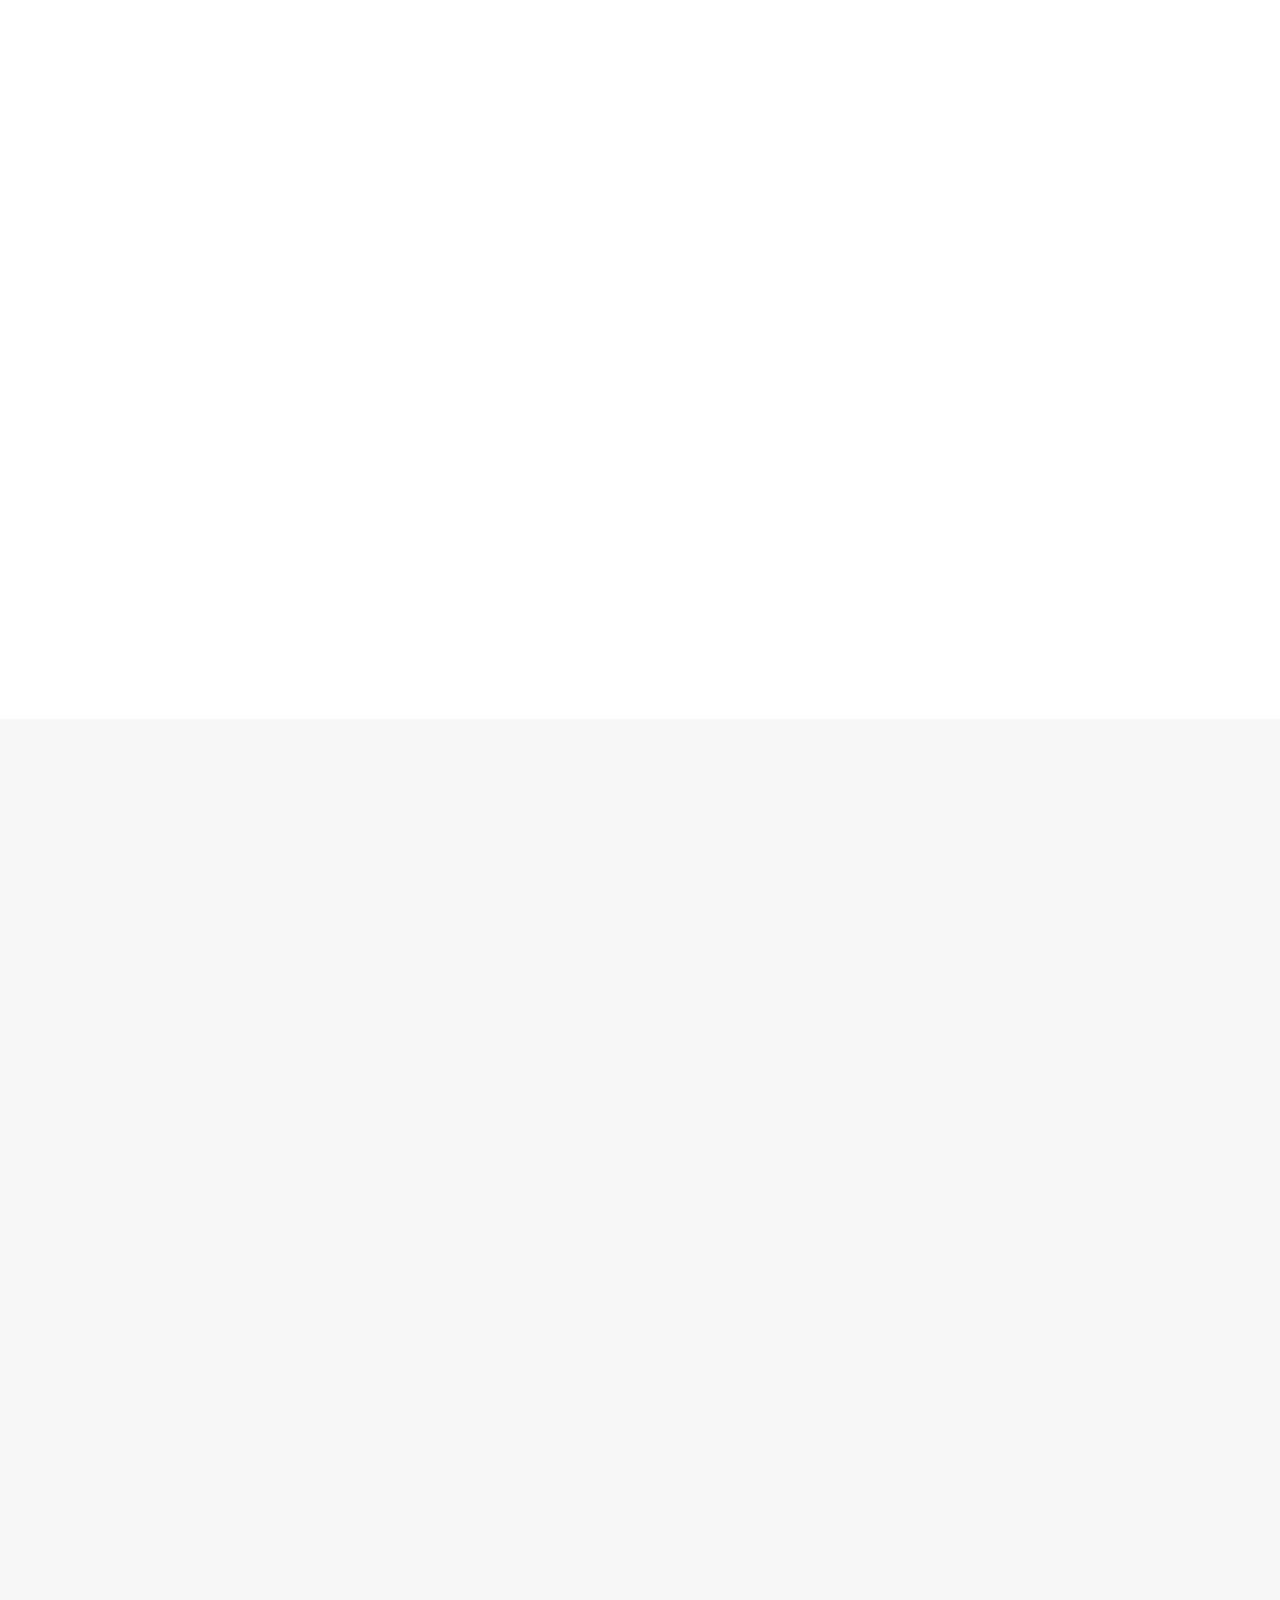
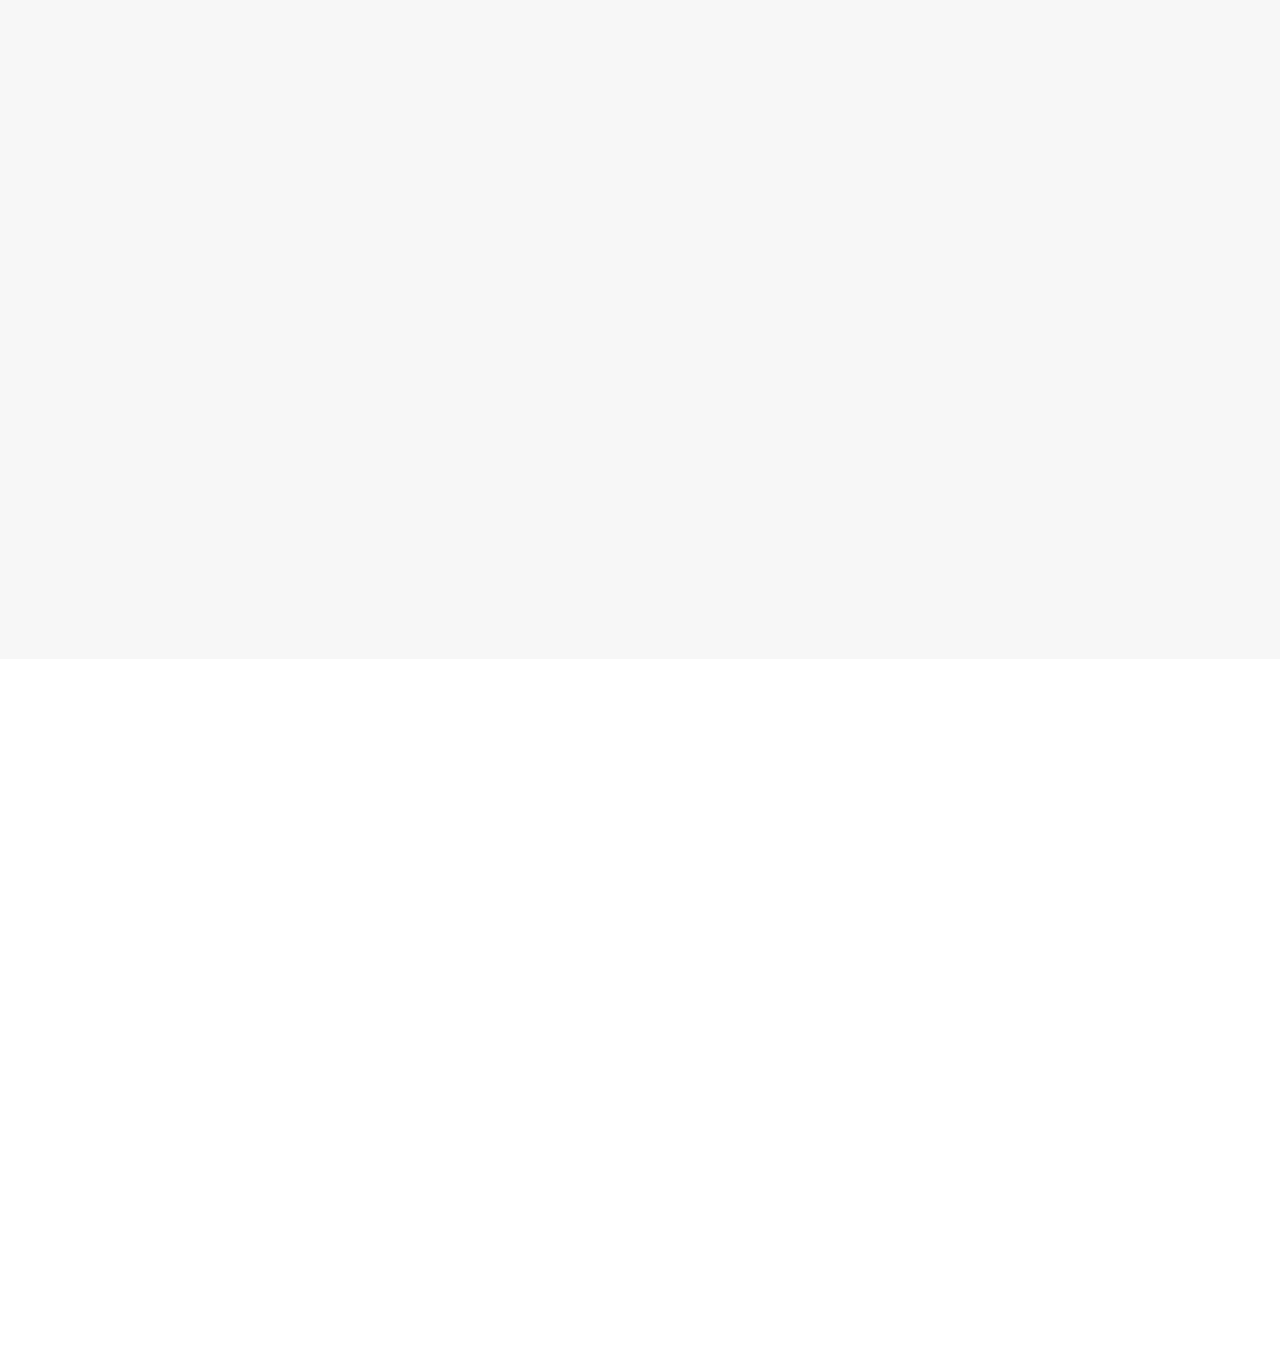
<file: Assets/projects/On-the-go dining experience/dining.html>
<!doctype html>
<html lang="en">
  <head>

    <!-- Stylesheet -->
    <link rel="stylesheet" type="text/css" href="../project_style.css">
    <link rel="stylesheet" href="https://unpkg.com/aos@next/dist/aos.css" />

    <!-- Fonts -->
    <link href="https://fonts.googleapis.com/css?family=Josefin+Sans&display=swap" rel="stylesheet">
    <link href="https://fonts.googleapis.com/css?family=Titillium+Web&display=swap" rel="stylesheet">


    <!-- Required meta tags -->
    <meta charset="utf-8">
    <meta name="viewport" content-holder="width=device-width, initial-scale=1, shrink-to-fit=no">

    <!-- Bootstrap CSS -->
    <link rel="stylesheet" href="https://stackpath.bootstrapcdn.com/bootstrap/4.4.1/css/bootstrap.min.css" integrity="sha384-Vkoo8x4CGsO3+Hhxv8T/Q5PaXtkKtu6ug5TOeNV6gBiFeWPGFN9MuhOf23Q9Ifjh" crossorigin="anonymous">

    <!-- jquery -->
    <script src="https://ajax.googleapis.com/ajax/libs/jquery/3.5.1/jquery.min.js"></script>

    <title>On-the-go Dining Experience</title>
  </head>

  <body>
    <!-- Navigation-->
    <nav class="navbar navbar-expand-lg navbar-light py-3" id="mainNav">
      <div class="container"> 
          <a class="navbar-brand js-scroll-trigger" href="../../../index.html">WENQING Y.</a><button class="navbar-toggler navbar-toggler-right" type="button" data-toggle="collapse" data-target="#navbarResponsive" aria-controls="navbarResponsive" aria-expanded="false" aria-label="Toggle navigation"><span class="navbar-toggler-icon"></span></button>
          <div class="collapse navbar-collapse" id="navbarResponsive">
              <ul class="navbar-nav ml-auto my-2 my-lg-0">
                  <li class="nav-item"><a class="nav-link js-scroll-trigger" href="../projects.html">Project</a></li>
                  <li class="nav-item"><a class="nav-link js-scroll-trigger" href="../../play/play.html">Play</a></li>
                  <li class="nav-item"><a class="nav-link js-scroll-trigger" href="../../about/about.html">About</a></li>
              </ul>
          </div>
      </div>
    </nav>



    <a href="#" class="scrollToTop">Scroll To Top</a>

    <!-- hero -->
    <div class="container-flex" id="hero" data-aos="fade-up" data-aos-duration="800">
        <div class="row">
          <div class="col" id="hero-img">
              <img src="pic/hero.png" class="img-fluid" alt="On-the-go dining experience">
          </div>
        </div>
    </div>

    <main class="container-flex">

      <!-- The Modal -->
      <div id="myModal" class="modal">

        <!-- The Close Button -->
        <span class="close">&times;</span>

        <!-- Modal content-holder (The Image) -->
        <img class="modal-content-holder" id="img01">

        <!-- Modal Caption (Image Text) -->
        <div id="caption"></div>
      </div>

      <!-- Title -->
      <div class="container-flex content-holder" >
        <div class="row content-row" data-aos="fade-up" data-aos-duration="800">
          <div class="col">
            <h1>On-the-go Dining Experience</h1>
          </div>
        </div>
        <div class="row content-row" data-aos="fade-up" data-aos-duration="800">
          <div class="col-lg-3">
            <!-- basic info -->
            <div class="row">
              <div class="col">
                <p><span class="colored-words">Collaborators</span><br>None</p>
              </div>
            </div>
            <div class="row">
              <div class="col">
                <p><span class="colored-words">Time-frame</span><br>7 weeks | Sep-Oct 2020</p>
              </div>
            </div>
          </div>

          <div class="col-lg-9" data-aos="fade-up"  data-aos-duration="800" >
            <p><span class="colored-words">Project overview</span><br>People often find it very hard to find a table to eat during lunch time due to the packed dining hall. Plus, carrying the lunchbag all the time is a burden. <br>
              Kollap is a collapsible food container that can solve these problems. With Kollap, people can eat easily on their lap and put it in their bag when it is collapsed. It improves people’s experience of both eating and transporting food, bringing efficiency, convenience and joy to people’s lives. 
            </p>
          </div>
        </div>
      </div>



      <!-- 01 Define the problems  -->
      <div class="container-flex content-holder">
        <div class="row content-row" data-aos="fade-up" data-aos-duration="800">
          <div class="col">
            <h3>01 Research</h3>
          </div>
        </div>
        <!-- 1.1 Understanding the scenario  -->
        <div class="row content-row" data-aos="fade-up" data-aos-duration="800">
          <div class="col-lg">
            <img src="pic/research.png" class="img-fluid" alt="research">
          </div>

        </div>
      </div>

      <!-- persona  -->
      <div class="container-flex content-holder">
        <div class="row content-row" data-aos="fade-up" data-aos-duration="800">
          <div class="col">
            <h4>Persona</h4>
          </div>
        </div>
        <div class="row content-row" data-aos="fade-up" data-aos-duration="800">
          <div class="col">
            <img src="pic/persona.png" class="img-fluid" alt="persona">
          </div>
        </div>
      </div>

      <!-- 2. problems -->
      <div class="container-flex content-holder">
        <div class="row content-row" data-aos="fade-up" data-aos-duration="800">
          <h3>02 Define Problems</h3>
        </div>

        <div class="row content-row" data-aos="fade-up" data-aos-duration="800">
          <div class="col">
            <img src="pic/problems.png" class="img-fluid" alt="problems">
          </div>
        </div>
      </div>

      <!-- 3. opportunities -->
      <div class="container-flex content-holder">
        <div class="row content-row" data-aos="fade-up" data-aos-duration="800">
          <h3>03 Identify Opportunities</h3>
        </div>

        <div class="row content-row" data-aos="fade-up" data-aos-duration="800">
          <div class="col">
            <img src="pic/opportunities.png" class="img-fluid" alt="opportunities">
          </div>
        </div>
      </div>

      <!-- 4. development -->
      <div class="container-flex content-holder">
        <div class="row content-row" data-aos="fade-up" data-aos-duration="800">
          <h3>04 Development Process</h3>
        </div>

        <div class="row content-row" data-aos="fade-up" data-aos-duration="800">
          <div class="col">
            <img src="pic/development.jpg" class="img-fluid" alt="development">
          </div>
        </div>
      </div>

      <!-- 5. Solution -->
      <div class="container-flex content-holder">
        <div class="row content-row" data-aos="fade-up" data-aos-duration="800">
          <h3>05 Solution</h3>
        </div>
        <div class="row content-row" data-aos="fade-up" data-aos-duration="800">
          <div class="col-lg-3 mt-4">
            <h4>5.1 The product</h4>
          </div>
          <div class="col-lg-9 mt-4">
            <div class="row">
              <div class="col">
                <img src="pic/thumbnail.jpg" class="img-fluid" alt="the product">
              </div>
            </div>
            <div class="row">
              <div class="col">
                <img src="pic/collapse.png" class="img-fluid" alt="the product">
              </div>
            </div>
          </div>
        </div>
      </div>

      <!-- 5.2 How to use it -->
      <div class="container-flex content-holder">
        <div class="row content-row" data-aos="fade-up" data-aos-duration="800">
          <div class="col mt-4">
            <h4>5.2 How to use it? </h4>
          </div>
        </div>
        <div class="row content-row" data-aos="fade-up" data-aos-duration="800">
          <div class="col mt-4">
            <img src="pic/usage.png" class="img-fluid" alt="usage">
          </div>
        </div>
      </div>

      <!-- 5.3 Details & Material  -->
      <div class="container-flex content-holder">
        <div class="row content-row" data-aos="fade-up" data-aos-duration="800">
          <div class="col mt-4">
            <h4>5.3 Details & materials </h4>
          </div>
        </div>
        <div class="row content-row" data-aos="fade-up" data-aos-duration="800">
          <div class="col mt-4">
            <img src="pic/detail.png" class="img-fluid" alt="detail">
          </div>
        </div>
      </div>

      <!-- 5.4 Usage in context -->
      <div class="container-flex content-holder">
        <div class="row content-row" data-aos="fade-up" data-aos-duration="800">
          <div class="col mt-4">
            <h4>5.4 Usage in context </h4>
          </div>
        </div>
        <div class="row content-row" data-aos="fade-up" data-aos-duration="800">
          <div class="col mt-4">
            <img src="pic/usage_context1.png" class="img-fluid" alt="usage in context">
          </div>
        </div>
        <div class="row content-row" data-aos="fade-up" data-aos-duration="800">
          <div class="col mt-4">
            <img src="pic/usage_context2.png" class="img-fluid" alt="usage in context">
          </div>
        </div>
        <div class="row content-row" data-aos="fade-up" data-aos-duration="800">
          <div class="col mt-4">
            <img src="pic/usage_context3.png" class="img-fluid" alt="usage in context">
          </div>
        </div>
      </div>

      <!-- 5.5 Styling  -->
      <div class="container-flex content-holder">
        <div class="row content-row" data-aos="fade-up" data-aos-duration="800">
          <div class="col mt-4">
            <h4>5.5 Styling</h4>
          </div>
        </div>
        <div class="row content-row" data-aos="fade-up" data-aos-duration="800">
          <div class="col mt-4">
            <img src="pic/style.png" class="img-fluid" alt="style">
          </div>
        </div>
      </div>



          






    </main>

    <!-- Optional JavaScript -->
    <!-- jQuery first, then Popper.js, then Bootstrap JS -->
    <script src="https://code.jquery.com/jquery-3.4.1.slim.min.js" integrity="sha384-J6qa4849blE2+poT4WnyKhv5vZF5SrPo0iEjwBvKU7imGFAV0wwj1yYfoRSJoZ+n" crossorigin="anonymous"></script>
    <script src="https://cdn.jsdelivr.net/npm/popper.js@1.16.0/dist/umd/popper.min.js" integrity="sha384-Q6E9RHvbIyZFJoft+2mJbHaEWldlvI9IOYy5n3zV9zzTtmI3UksdQRVvoxMfooAo" crossorigin="anonymous"></script>
    <script src="https://stackpath.bootstrapcdn.com/bootstrap/4.4.1/js/bootstrap.min.js" integrity="sha384-wfSDF2E50Y2D1uUdj0O3uMBJnjuUD4Ih7YwaYd1iqfktj0Uod8GCExl3Og8ifwB6" crossorigin="anonymous"></script>

    <script src="https://ajax.googleapis.com/ajax/libs/jquery/3.5.1/jquery.min.js"></script>

    <script src="../project_interaction.js" type="text/javascript"></script>
    <script src="https://unpkg.com/aos@next/dist/aos.js"></script>
    <script>
      AOS.init();
    </script>
  </body>
</html>
</file>
<file: Assets/about/about_style.css>
* {
	margin: 0;
	padding: 0;
  }
  

nav{
	margin-top: 30px !important;
}

.navbar-brand{
	font-family: 'Josefin Sans', sans-serif !important;
	font-size: 25px !important;
	color: #42C3D1 !important;
}



.nav-link{
	font-family: 'Titillium Web', sans-serif;
}

.navbar-toggler{
	border-width: 0px;
}

.navbar-nav li{
	padding-left:20px;
	padding-right:20px;
}


.self-introduction{
	padding-left: 25%;
	padding-right: 25%;
	padding-top: 15%;
}




@keyframes upward{
	from{transform: translateY(20px); opacity: 0;}
	to{transoform: translateY(0px); opacity:1;}
}


footer{
	top: 80vh;
	font-family: 'Titillium Web', sans-serif;
	color: gray;
	height: 200px;

}

#self-intro {
	background-image: url(pic/long.png);
	background-size: cover;
	height: 100%;
}

.intro-words{
	color: whitesmoke;
	font-family: 'Titillium Web', sans-serif;
}

.paragraph{
	font-size: 20px !important;

}

#quote{
	color: gainsboro;
}

main{
	margin-top: 50px;
}
</file>
<file: Assets/projects/projects_style.css>
* {
    margin: 0;
    padding: 0;
  }
  

nav{
  margin-top: 30px !important;
  background-color:white;
}

.navbar-brand{
  font-family: 'Josefin Sans', sans-serif !important;
  font-size: 25px !important;
  color: #42C3D1 !important;
}


#name{
  font-family: 'Josefin Sans', sans-serif; 
  font-size: 30px;
  color: #42C3D1;
  z-index: 10;
}


.nav-link{
  font-family: 'Titillium Web', sans-serif;
}

.navbar-toggler{
  border-width: 0px;
}

.navbar-nav li{
  padding-left:20px;
  padding-right:20px;
}


main{
  margin-left: 10vw;
  margin-right: 10vw;
  margin-top: 30px;
}
  
.project-container{
    background-color: "white";
    text-align: center;
    margin-top: 5px;
    margin-bottom: 5px;
    margin-left: 5px;
    margin-right: 5px;
    padding-left: 0px !important;
    padding-right: 0px !important;
    padding-top: 0px !important;
    padding-bottom: 0px !important;
    border-radius: 0px;
    
}

.project-container:hover{
  cursor: pointer;
}

.project-title{
    color: 'white';
    margin: 0;
      position: absolute;
      top: 50%;
      left: 50%;
     transform: translate(-50%, -50%);
     font-family: 'Titillium Web', sans-serif;
     font-size: 30px;
    opacity: 0;
    color: white;
    transition: all 0.3s ease-in-out;
    z-index: 20;
}

.time{
    font-size: 16px;
}


@keyframes upward{
    from{transform: translateY(20px); opacity: 0;}
    to{transoform: translateY(0px); opacity:1;}
}

footer{
    top: 80vh;
    font-family: 'Titillium Web', sans-serif;
    color: gray;
    height: 200px;

}


.cover-img{
    filter: brightness(1);
    transition: all 0.3s ease-in-out;
    object-fit: contain;

}
</file>
<file: Assets/projects/project_style.css>
* {
  margin: 0;
  padding: 0;
}


/*images*/
.center-picture{
	width: 60%;
}

/*words*/
h1{
  font-family: 'Titillium Web', sans-serif;
	padding-bottom: 40px;
}

h3{
  font-size: 35px !important;
  color: gray;
}

h4{
	font-family: 'Titillium Web', sans-serif;
	color: black;
}

p{
	color: gray;
	font-size: 16px;
}

.align-middle-vertically{
  margin-top: auto !important;
  margin-bottom: auto !important;
}

.colored-words{
  color:  #42C3D1;
}

.content-holder{
	padding-left: 20vw;
	padding-right: 20vw;
	padding-top: 100px;
  padding-bottom: 100px;
}

.content-row{

  
}

.banner-background{
  background-color: #92cfce !important;
}

.banner-words{
  color: white !important;
}

.img-fluid{
	cursor: pointer;
  transition: 0.3s;
  background-color: transparent;
  border: none;
}



/* The Modal (background) */
.modal {
  display: none; /* Hidden by default */
  position: fixed; /* Stay in place */
  z-index: 1; /* Sit on top */
  padding-top: 100px; /* Location of the box */
  left: 0;
  top: 0;
  width: 100%; /* Full width */
  height: 100%; /* Full height */
  overflow: auto; /* Enable scroll if needed */
  background-color: rgb(0,0,0); /* Fallback color */
  background-color: rgba(0,0,0,0.9); /* Black w/ opacity */
}

/* Modal Content (Image) */
.modal-content {
  margin: auto;
  display: block;
  width: 80%;
  max-width: 700px;
}

/* Caption of Modal Image (Image Text) - Same Width as the Image */
#caption {
  margin: auto;
  display: block;
  width: 80%;
  max-width: 700px;
  text-align: center;
  color: #ccc;
  padding: 10px 0;
  height: 150px;
}

/* Add Animation - Zoom in the Modal */
.modal-content, #caption {
  animation-name: zoom;
  animation-duration: 0.6s;
}

@keyframes zoom {
  from {transform:scale(0)}
  to {transform:scale(1)}
}

/* The Close Button */
.close {
  position: absolute;
  top: 15px;
  right: 35px;
  color: #f1f1f1;
  font-size: 40px;
  font-weight: bold;
  transition: 0.3s;
}

.close:hover,
.close:focus {
  color: #bbb;
  text-decoration: none;
  cursor: pointer;
}

/* 100% Image Width on Smaller Screens */
@media only screen and (max-width: 700px){
  .modal-content {
    width: 100%;
  }
}


nav{
  position: static;
  margin-top: 30px !important; 
}

.navbar-brand{
  font-family: 'Josefin Sans', sans-serif !important;
  font-size: 25px !important;
  color: #42C3D1 !important; 
}


.nav-link{
  font-family: 'Titillium Web', sans-serif;
}

.navbar-toggler{
  border-width: 0px;
}

.navbar-nav li{
  padding-left:20px;
  padding-right:20px;
  
}

/* go-up button */
.scrollToTop{
  width:100px; 
  height:100px;
  padding:10px; 
  text-align:center; 

  font-family: 'Titillium Web', sans-serif;
  color: #444;
  text-decoration: none;
  position:fixed;
  top:85vh;
  right:40px;
  display:none;
  z-index: 100;
  /*background: url('arrow_up.png') no-repeat 0px 20px;*/
}

.scrollToTop:hover{
  text-decoration:none;
  color: gray;
}

.iframe-container{
  position: relative;
  width: 100%;
  padding-bottom: 56.25%;
  height: 0;
}

.iframe-container iframe{
  position: absolute;
  top: 0;
  left: 0;
  width: 100%;
  height: 100%;
}

.caption{
  font-size: 12px !important;
}
</file>
